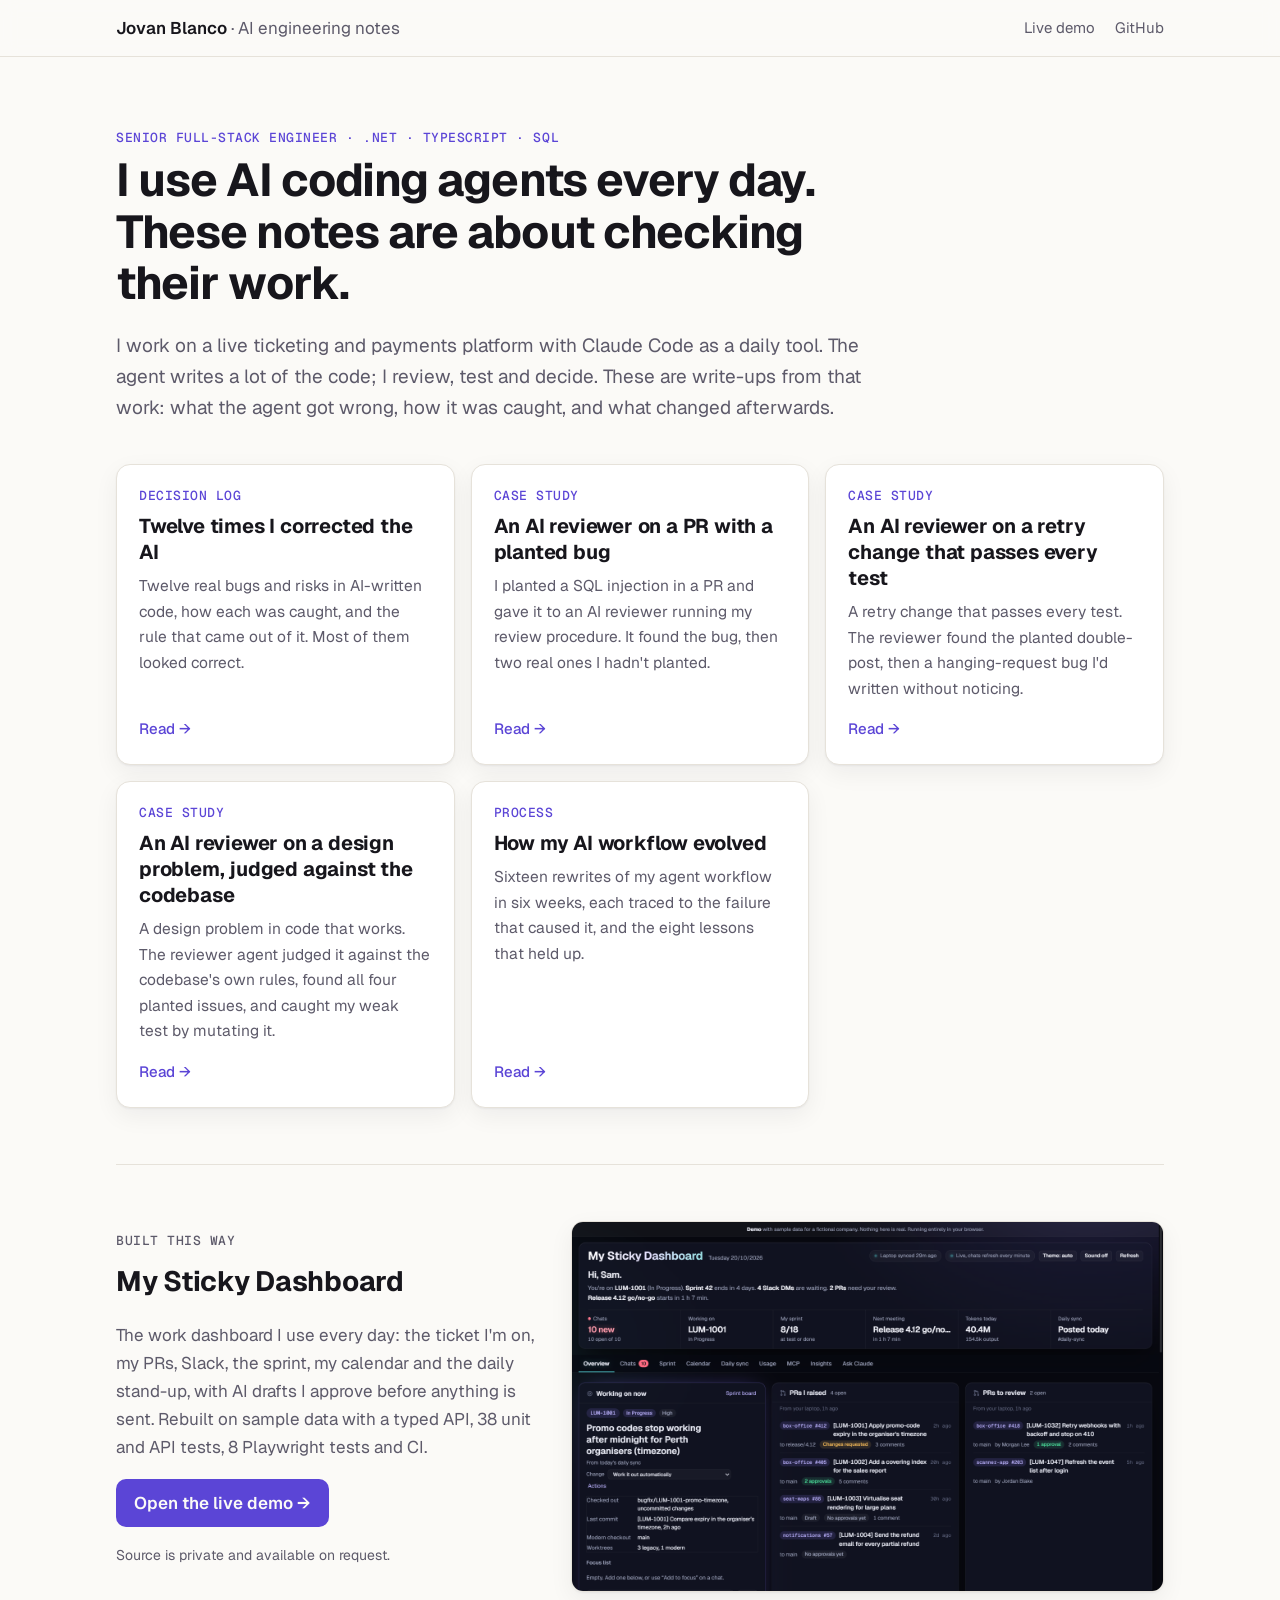
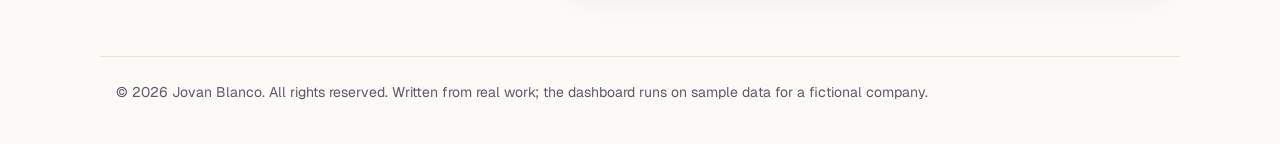
<file: index.html>
<!doctype html>
<html lang="en-AU">
<head>
<meta charset="utf-8">
<meta name="viewport" content="width=device-width, initial-scale=1">
<title>AI engineering notes · Jovan Blanco</title>
<meta name="description" content="How a senior full-stack engineer works with AI coding agents on a production codebase, and checks what they produce.">
<meta property="og:title" content="AI engineering notes · Jovan Blanco">
<meta property="og:description" content="How a senior full-stack engineer works with AI coding agents on a production codebase, and checks what they produce.">
<link rel="icon" href="data:image/svg+xml,%3Csvg xmlns=%27http://www.w3.org/2000/svg%27 viewBox=%270 0 32 32%27%3E%3Crect width=%2732%27 height=%2732%27 rx=%278%27 fill=%27%235B45D6%27/%3E%3Cpath d=%27M10 22l6-12 6 12M12.5 17h7%27 fill=%27none%27 stroke=%27white%27 stroke-width=%273%27 stroke-linecap=%27round%27 stroke-linejoin=%27round%27/%3E%3C/svg%3E">
<link rel="preconnect" href="https://fonts.googleapis.com">
<link rel="preconnect" href="https://fonts.gstatic.com" crossorigin>
<link rel="stylesheet" href="https://fonts.googleapis.com/css2?family=Geist:wght@400;500;600;700&family=Geist+Mono:wght@400;500&display=swap">
<link rel="stylesheet" href="style.css">
</head>
<body class="home">
<header class="bar"><div class="wrap">
  <a class="brand" href="./">Jovan Blanco <span>· AI engineering notes</span></a>
  <nav><a href="https://jovanmb.github.io/my-sticky-dashboard-demo/">Live demo</a><a href="https://github.com/jovanmb">GitHub</a></nav>
</div></header>
<main class="wrap">
<section class="hero">
  <p class="kicker">Senior full-stack engineer · .NET · TypeScript · SQL</p>
  <h1>I use AI coding agents every day. These notes are about checking their work.</h1>
  <p class="lede">I work on a live ticketing and payments platform with Claude Code as a daily tool. The agent writes a lot of the code; I review, test and decide. These are write-ups from that work: what the agent got wrong, how it was caught, and what changed afterwards.</p>
</section>
<section class="cards">
<a class="card" href="decisions.html"><span class="kicker">Decision log</span><h3>Twelve times I corrected the AI</h3><p>Twelve real bugs and risks in AI-written code, how each was caught, and the rule that came out of it. Most of them looked correct.</p><span class="more">Read →</span></a>
<a class="card" href="pr-review-case-study.html"><span class="kicker">Case study</span><h3>An AI reviewer on a PR with a planted bug</h3><p>I planted a SQL injection in a PR and gave it to an AI reviewer running my review procedure. It found the bug, then two real ones I hadn't planted.</p><span class="more">Read →</span></a>
<a class="card" href="retry-case-study.html"><span class="kicker">Case study</span><h3>An AI reviewer on a retry change that passes every test</h3><p>A retry change that passes every test. The reviewer found the planted double-post, then a hanging-request bug I'd written without noticing.</p><span class="more">Read →</span></a>
<a class="card" href="design-case-study.html"><span class="kicker">Case study</span><h3>An AI reviewer on a design problem, judged against the codebase</h3><p>A design problem in code that works. The reviewer agent judged it against the codebase's own rules, found all four planted issues, and caught my weak test by mutating it.</p><span class="more">Read →</span></a>
<a class="card" href="workflow-evolution.html"><span class="kicker">Process</span><h3>How my AI workflow evolved</h3><p>Sixteen rewrites of my agent workflow in six weeks, each traced to the failure that caused it, and the eight lessons that held up.</p><span class="more">Read →</span></a>
</section>
<section class="demo">
  <div class="demo-copy">
    <p class="kicker">Built this way</p>
    <h2>My Sticky Dashboard</h2>
    <p>The work dashboard I use every day: the ticket I'm on, my PRs, Slack, the sprint, my calendar and the daily stand-up, with AI drafts I approve before anything is sent. Rebuilt on sample data with a typed API, 38 unit and API tests, 8 Playwright tests and CI.</p>
    <p><a class="btn" href="https://jovanmb.github.io/my-sticky-dashboard-demo/">Open the live demo →</a></p>
    <p class="note">Source is private and available on request.</p>
  </div>
  <a class="shot" href="https://jovanmb.github.io/my-sticky-dashboard-demo/"><img src="dashboard.png" width="1440" height="900" alt="My Sticky Dashboard: overview with the current ticket, PRs raised and PRs to review"></a>
</section>
</main>
<footer class="wrap foot">© 2026 Jovan Blanco. All rights reserved. Written from real work; the dashboard runs on sample data for a fictional company.</footer>
</body>
</html>
</file>
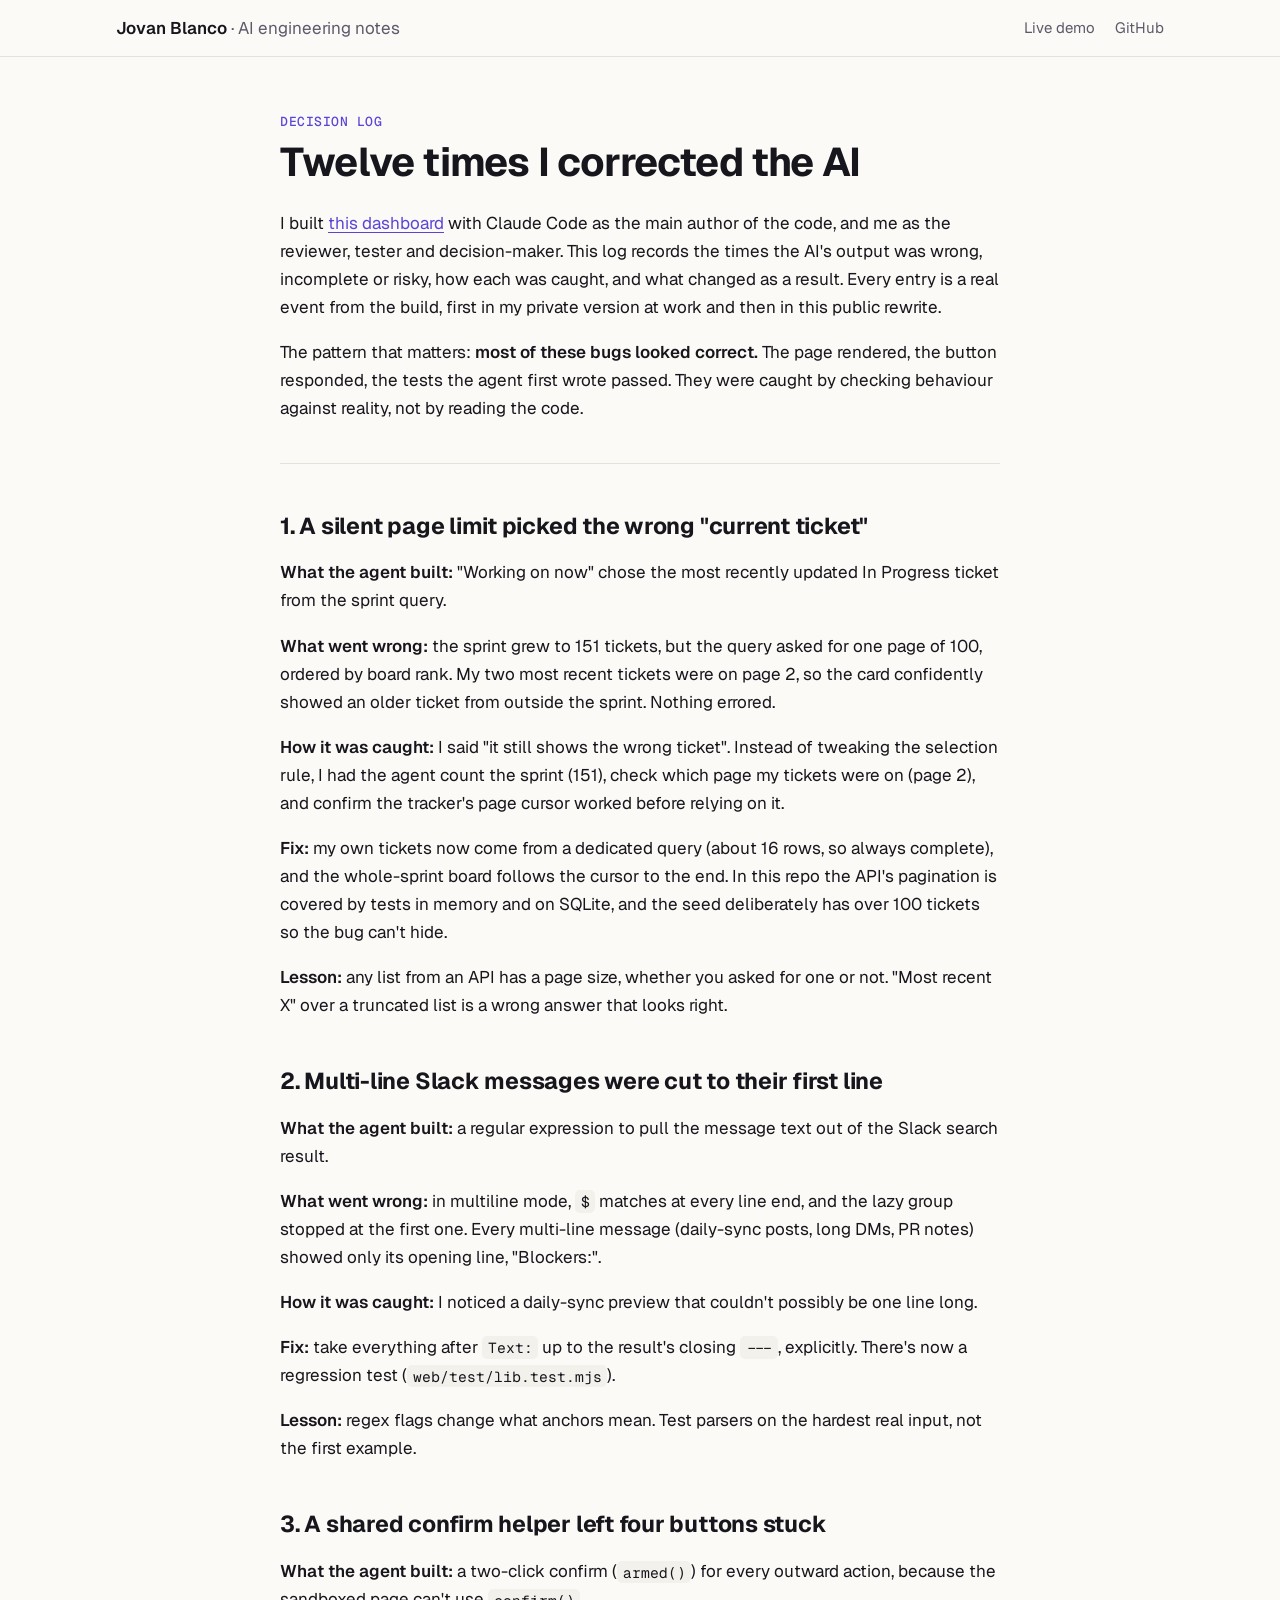
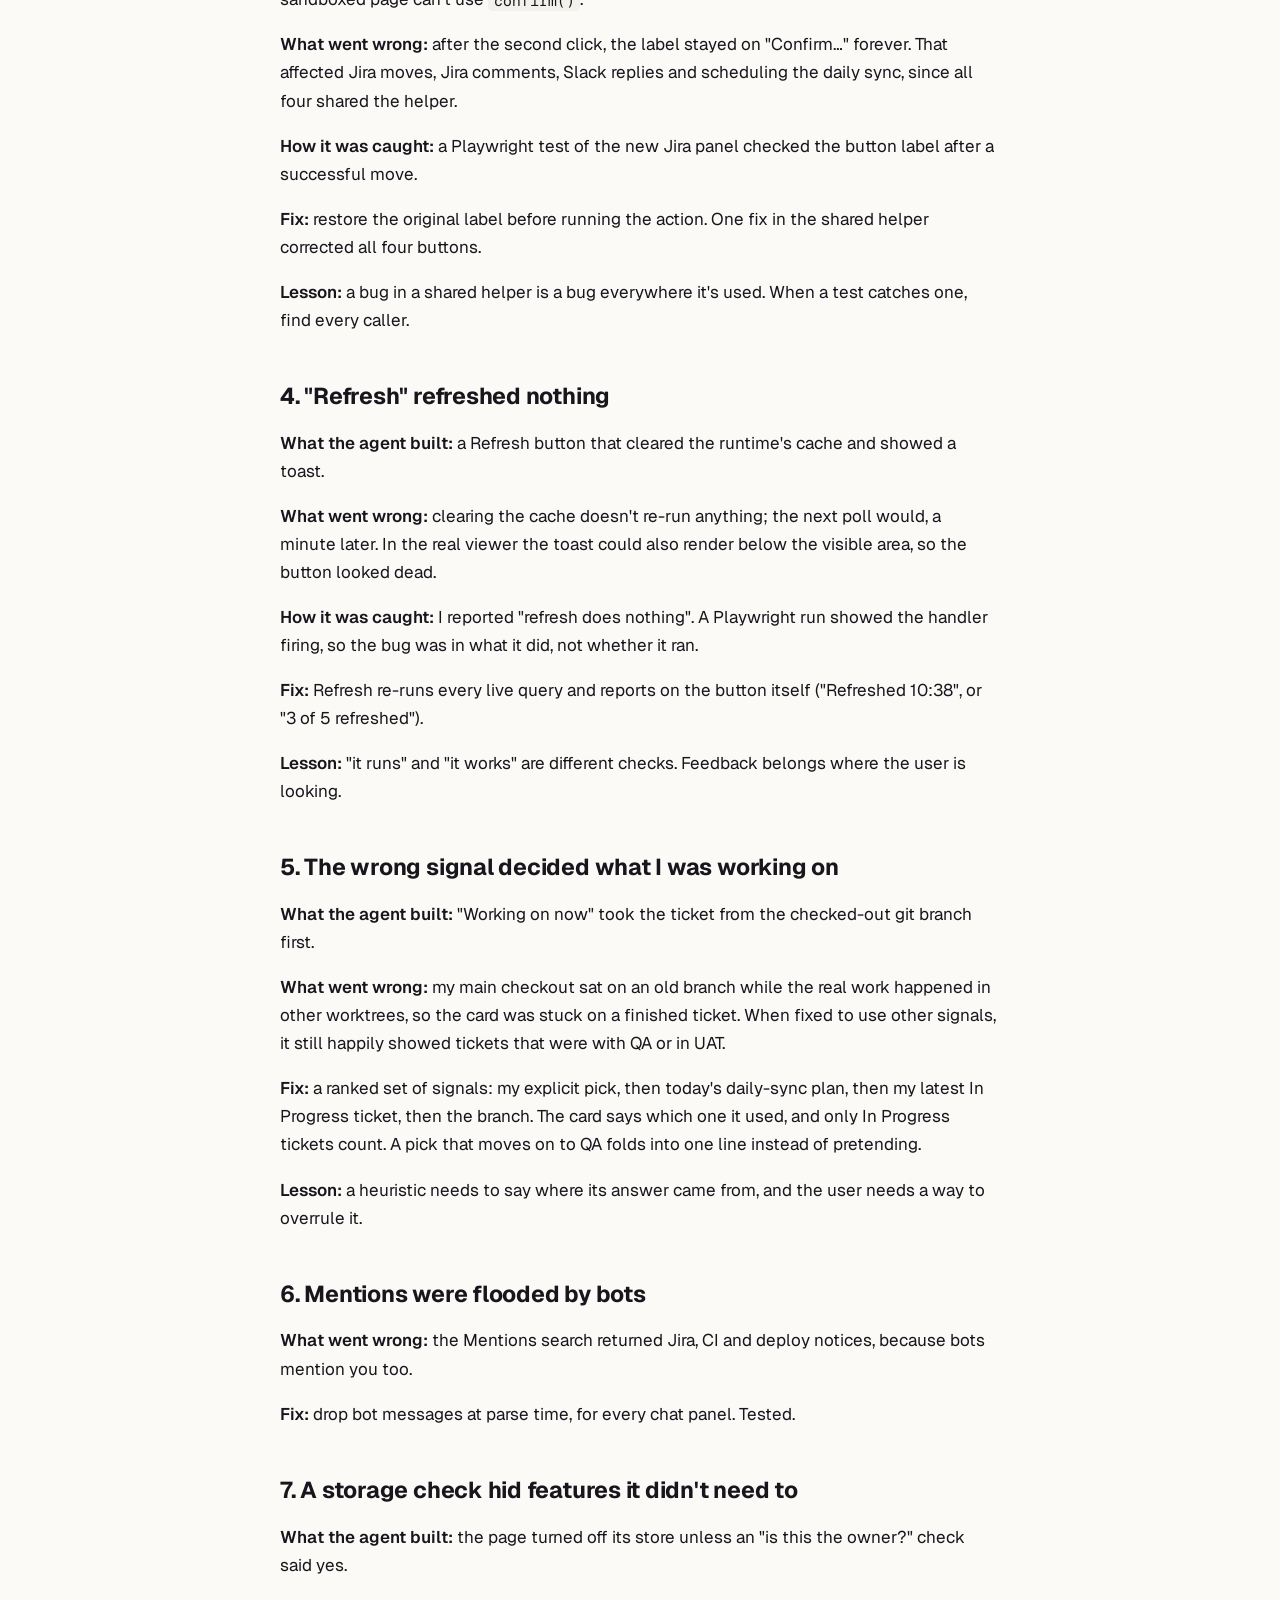
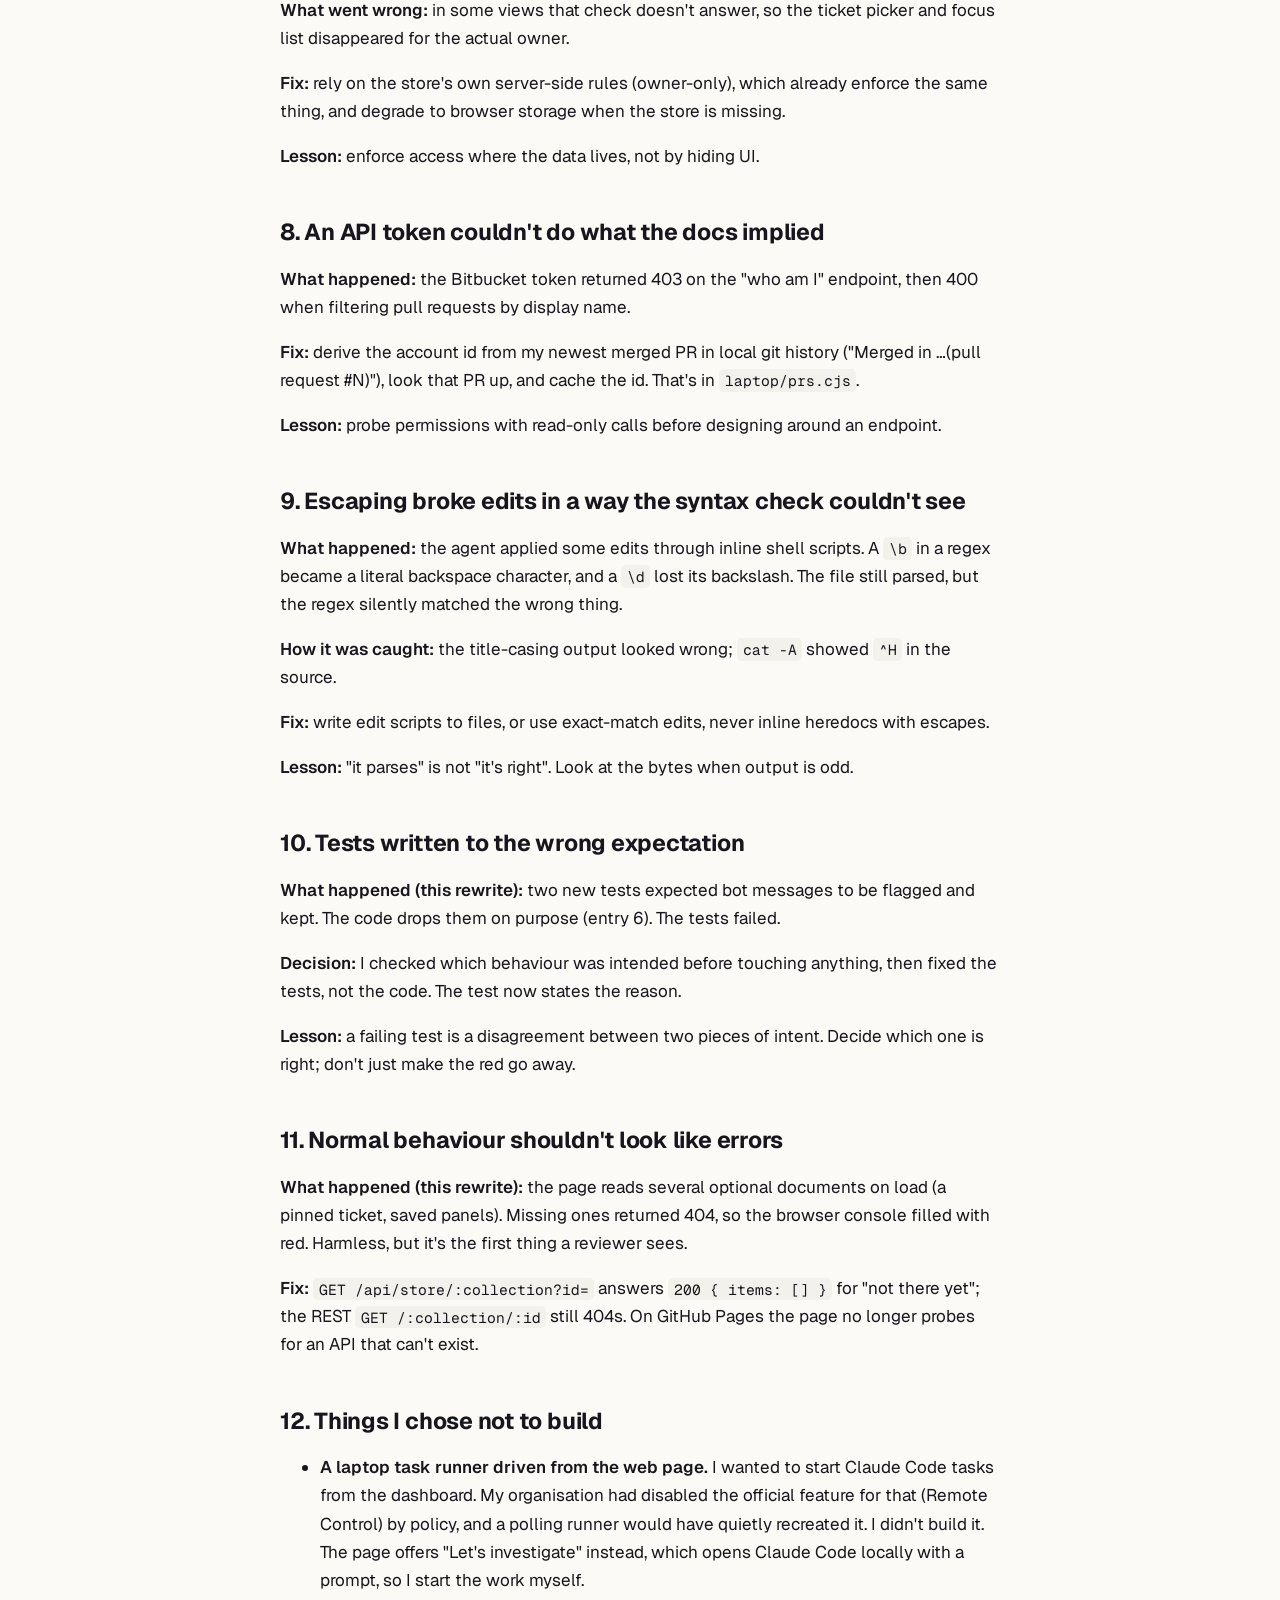
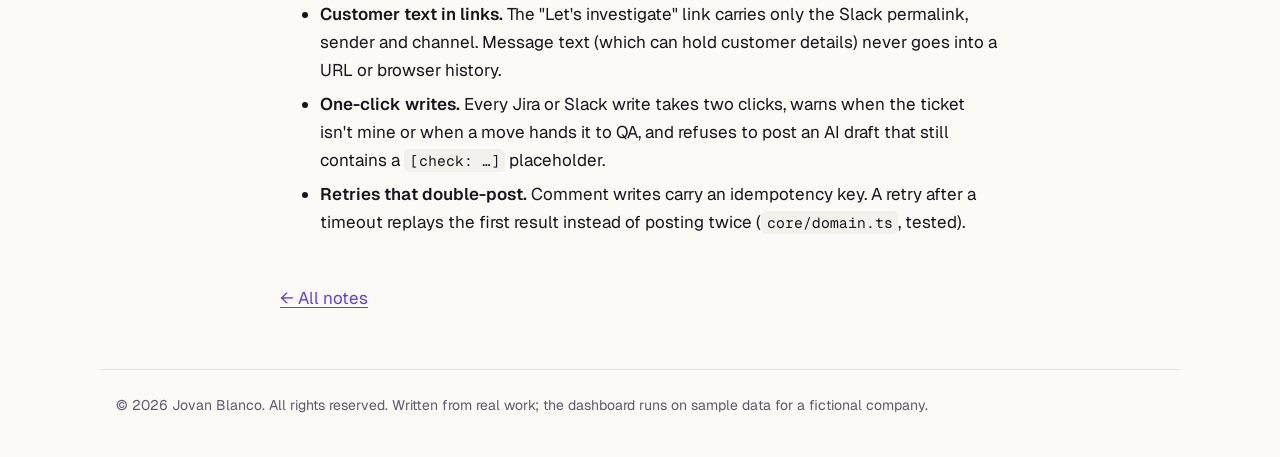
<file: decisions.html>
<!doctype html>
<html lang="en-AU">
<head>
<meta charset="utf-8">
<meta name="viewport" content="width=device-width, initial-scale=1">
<title>Twelve times I corrected the AI · Jovan Blanco</title>
<meta name="description" content="Twelve real bugs and risks in AI-written code, how each was caught, and the rule that came out of it. Most of them looked correct.">
<meta property="og:title" content="Twelve times I corrected the AI · Jovan Blanco">
<meta property="og:description" content="Twelve real bugs and risks in AI-written code, how each was caught, and the rule that came out of it. Most of them looked correct.">
<link rel="icon" href="data:image/svg+xml,%3Csvg xmlns=%27http://www.w3.org/2000/svg%27 viewBox=%270 0 32 32%27%3E%3Crect width=%2732%27 height=%2732%27 rx=%278%27 fill=%27%235B45D6%27/%3E%3Cpath d=%27M10 22l6-12 6 12M12.5 17h7%27 fill=%27none%27 stroke=%27white%27 stroke-width=%273%27 stroke-linecap=%27round%27 stroke-linejoin=%27round%27/%3E%3C/svg%3E">
<link rel="preconnect" href="https://fonts.googleapis.com">
<link rel="preconnect" href="https://fonts.gstatic.com" crossorigin>
<link rel="stylesheet" href="https://fonts.googleapis.com/css2?family=Geist:wght@400;500;600;700&family=Geist+Mono:wght@400;500&display=swap">
<link rel="stylesheet" href="style.css">
</head>
<body>
<header class="bar"><div class="wrap">
  <a class="brand" href="./">Jovan Blanco <span>· AI engineering notes</span></a>
  <nav><a href="https://jovanmb.github.io/my-sticky-dashboard-demo/">Live demo</a><a href="https://github.com/jovanmb">GitHub</a></nav>
</div></header>
<main class="wrap">
<article class="prose"><p class="kicker">Decision log</p><h1>Twelve times I corrected the AI</h1>
<p>I built <a rel="noopener" href="https://jovanmb.github.io/my-sticky-dashboard-demo/">this dashboard</a> with Claude Code as the main author of the code, and me as the reviewer, tester and decision-maker. This log records the times the AI&#39;s output was wrong, incomplete or risky, how each was caught, and what changed as a result. Every entry is a real event from the build, first in my private version at work and then in this public rewrite.</p>
<p>The pattern that matters: <strong>most of these bugs looked correct.</strong> The page rendered, the button responded, the tests the agent first wrote passed. They were caught by checking behaviour against reality, not by reading the code.</p>
<hr>
<h2>1. A silent page limit picked the wrong &quot;current ticket&quot;</h2>
<p><strong>What the agent built:</strong> &quot;Working on now&quot; chose the most recently updated In Progress ticket from the sprint query.</p>
<p><strong>What went wrong:</strong> the sprint grew to 151 tickets, but the query asked for one page of 100, ordered by board rank. My two most recent tickets were on page 2, so the card confidently showed an older ticket from outside the sprint. Nothing errored.</p>
<p><strong>How it was caught:</strong> I said &quot;it still shows the wrong ticket&quot;. Instead of tweaking the selection rule, I had the agent count the sprint (151), check which page my tickets were on (page 2), and confirm the tracker&#39;s page cursor worked before relying on it.</p>
<p><strong>Fix:</strong> my own tickets now come from a dedicated query (about 16 rows, so always complete), and the whole-sprint board follows the cursor to the end. In this repo the API&#39;s pagination is covered by tests in memory and on SQLite, and the seed deliberately has over 100 tickets so the bug can&#39;t hide.</p>
<p><strong>Lesson:</strong> any list from an API has a page size, whether you asked for one or not. &quot;Most recent X&quot; over a truncated list is a wrong answer that looks right.</p>
<h2>2. Multi-line Slack messages were cut to their first line</h2>
<p><strong>What the agent built:</strong> a regular expression to pull the message text out of the Slack search result.</p>
<p><strong>What went wrong:</strong> in multiline mode, <code>$</code> matches at every line end, and the lazy group stopped at the first one. Every multi-line message (daily-sync posts, long DMs, PR notes) showed only its opening line, &quot;Blockers:&quot;.</p>
<p><strong>How it was caught:</strong> I noticed a daily-sync preview that couldn&#39;t possibly be one line long.</p>
<p><strong>Fix:</strong> take everything after <code>Text:</code> up to the result&#39;s closing <code>---</code>, explicitly. There&#39;s now a regression test (<code>web/test/lib.test.mjs</code>).</p>
<p><strong>Lesson:</strong> regex flags change what anchors mean. Test parsers on the hardest real input, not the first example.</p>
<h2>3. A shared confirm helper left four buttons stuck</h2>
<p><strong>What the agent built:</strong> a two-click confirm (<code>armed()</code>) for every outward action, because the sandboxed page can&#39;t use <code>confirm()</code>.</p>
<p><strong>What went wrong:</strong> after the second click, the label stayed on &quot;Confirm…&quot; forever. That affected Jira moves, Jira comments, Slack replies and scheduling the daily sync, since all four shared the helper.</p>
<p><strong>How it was caught:</strong> a Playwright test of the new Jira panel checked the button label after a successful move.</p>
<p><strong>Fix:</strong> restore the original label before running the action. One fix in the shared helper corrected all four buttons.</p>
<p><strong>Lesson:</strong> a bug in a shared helper is a bug everywhere it&#39;s used. When a test catches one, find every caller.</p>
<h2>4. &quot;Refresh&quot; refreshed nothing</h2>
<p><strong>What the agent built:</strong> a Refresh button that cleared the runtime&#39;s cache and showed a toast.</p>
<p><strong>What went wrong:</strong> clearing the cache doesn&#39;t re-run anything; the next poll would, a minute later. In the real viewer the toast could also render below the visible area, so the button looked dead.</p>
<p><strong>How it was caught:</strong> I reported &quot;refresh does nothing&quot;. A Playwright run showed the handler firing, so the bug was in what it did, not whether it ran.</p>
<p><strong>Fix:</strong> Refresh re-runs every live query and reports on the button itself (&quot;Refreshed 10:38&quot;, or &quot;3 of 5 refreshed&quot;).</p>
<p><strong>Lesson:</strong> &quot;it runs&quot; and &quot;it works&quot; are different checks. Feedback belongs where the user is looking.</p>
<h2>5. The wrong signal decided what I was working on</h2>
<p><strong>What the agent built:</strong> &quot;Working on now&quot; took the ticket from the checked-out git branch first.</p>
<p><strong>What went wrong:</strong> my main checkout sat on an old branch while the real work happened in other worktrees, so the card was stuck on a finished ticket. When fixed to use other signals, it still happily showed tickets that were with QA or in UAT.</p>
<p><strong>Fix:</strong> a ranked set of signals: my explicit pick, then today&#39;s daily-sync plan, then my latest In Progress ticket, then the branch. The card says which one it used, and only In Progress tickets count. A pick that moves on to QA folds into one line instead of pretending.</p>
<p><strong>Lesson:</strong> a heuristic needs to say where its answer came from, and the user needs a way to overrule it.</p>
<h2>6. Mentions were flooded by bots</h2>
<p><strong>What went wrong:</strong> the Mentions search returned Jira, CI and deploy notices, because bots mention you too.</p>
<p><strong>Fix:</strong> drop bot messages at parse time, for every chat panel. Tested.</p>
<h2>7. A storage check hid features it didn&#39;t need to</h2>
<p><strong>What the agent built:</strong> the page turned off its store unless an &quot;is this the owner?&quot; check said yes.</p>
<p><strong>What went wrong:</strong> in some views that check doesn&#39;t answer, so the ticket picker and focus list disappeared for the actual owner.</p>
<p><strong>Fix:</strong> rely on the store&#39;s own server-side rules (owner-only), which already enforce the same thing, and degrade to browser storage when the store is missing.</p>
<p><strong>Lesson:</strong> enforce access where the data lives, not by hiding UI.</p>
<h2>8. An API token couldn&#39;t do what the docs implied</h2>
<p><strong>What happened:</strong> the Bitbucket token returned 403 on the &quot;who am I&quot; endpoint, then 400 when filtering pull requests by display name.</p>
<p><strong>Fix:</strong> derive the account id from my newest merged PR in local git history (&quot;Merged in …(pull request #N)&quot;), look that PR up, and cache the id. That&#39;s in <code>laptop/prs.cjs</code>.</p>
<p><strong>Lesson:</strong> probe permissions with read-only calls before designing around an endpoint.</p>
<h2>9. Escaping broke edits in a way the syntax check couldn&#39;t see</h2>
<p><strong>What happened:</strong> the agent applied some edits through inline shell scripts. A <code>\b</code> in a regex became a literal backspace character, and a <code>\d</code> lost its backslash. The file still parsed, but the regex silently matched the wrong thing.</p>
<p><strong>How it was caught:</strong> the title-casing output looked wrong; <code>cat -A</code> showed <code>^H</code> in the source.</p>
<p><strong>Fix:</strong> write edit scripts to files, or use exact-match edits, never inline heredocs with escapes.</p>
<p><strong>Lesson:</strong> &quot;it parses&quot; is not &quot;it&#39;s right&quot;. Look at the bytes when output is odd.</p>
<h2>10. Tests written to the wrong expectation</h2>
<p><strong>What happened (this rewrite):</strong> two new tests expected bot messages to be flagged and kept. The code drops them on purpose (entry 6). The tests failed.</p>
<p><strong>Decision:</strong> I checked which behaviour was intended before touching anything, then fixed the tests, not the code. The test now states the reason.</p>
<p><strong>Lesson:</strong> a failing test is a disagreement between two pieces of intent. Decide which one is right; don&#39;t just make the red go away.</p>
<h2>11. Normal behaviour shouldn&#39;t look like errors</h2>
<p><strong>What happened (this rewrite):</strong> the page reads several optional documents on load (a pinned ticket, saved panels). Missing ones returned 404, so the browser console filled with red. Harmless, but it&#39;s the first thing a reviewer sees.</p>
<p><strong>Fix:</strong> <code>GET /api/store/:collection?id=</code> answers <code>200 { items: [] }</code> for &quot;not there yet&quot;; the REST <code>GET /:collection/:id</code> still 404s. On GitHub Pages the page no longer probes for an API that can&#39;t exist.</p>
<h2>12. Things I chose not to build</h2>
<ul>
<li><strong>A laptop task runner driven from the web page.</strong> I wanted to start Claude Code tasks from the dashboard. My organisation had disabled the official feature for that (Remote Control) by policy, and a polling runner would have quietly recreated it. I didn&#39;t build it. The page offers &quot;Let&#39;s investigate&quot; instead, which opens Claude Code locally with a prompt, so I start the work myself.</li>
<li><strong>Customer text in links.</strong> The &quot;Let&#39;s investigate&quot; link carries only the Slack permalink, sender and channel. Message text (which can hold customer details) never goes into a URL or browser history.</li>
<li><strong>One-click writes.</strong> Every Jira or Slack write takes two clicks, warns when the ticket isn&#39;t mine or when a move hands it to QA, and refuses to post an AI draft that still contains a <code>[check: …]</code> placeholder.</li>
<li><strong>Retries that double-post.</strong> Comment writes carry an idempotency key. A retry after a timeout replays the first result instead of posting twice (<code>core/domain.ts</code>, tested).</li>
</ul>
<p class="back"><a href="./">← All notes</a></p></article>
</main>
<footer class="wrap foot">© 2026 Jovan Blanco. All rights reserved. Written from real work; the dashboard runs on sample data for a fictional company.</footer>
</body>
</html>
</file>
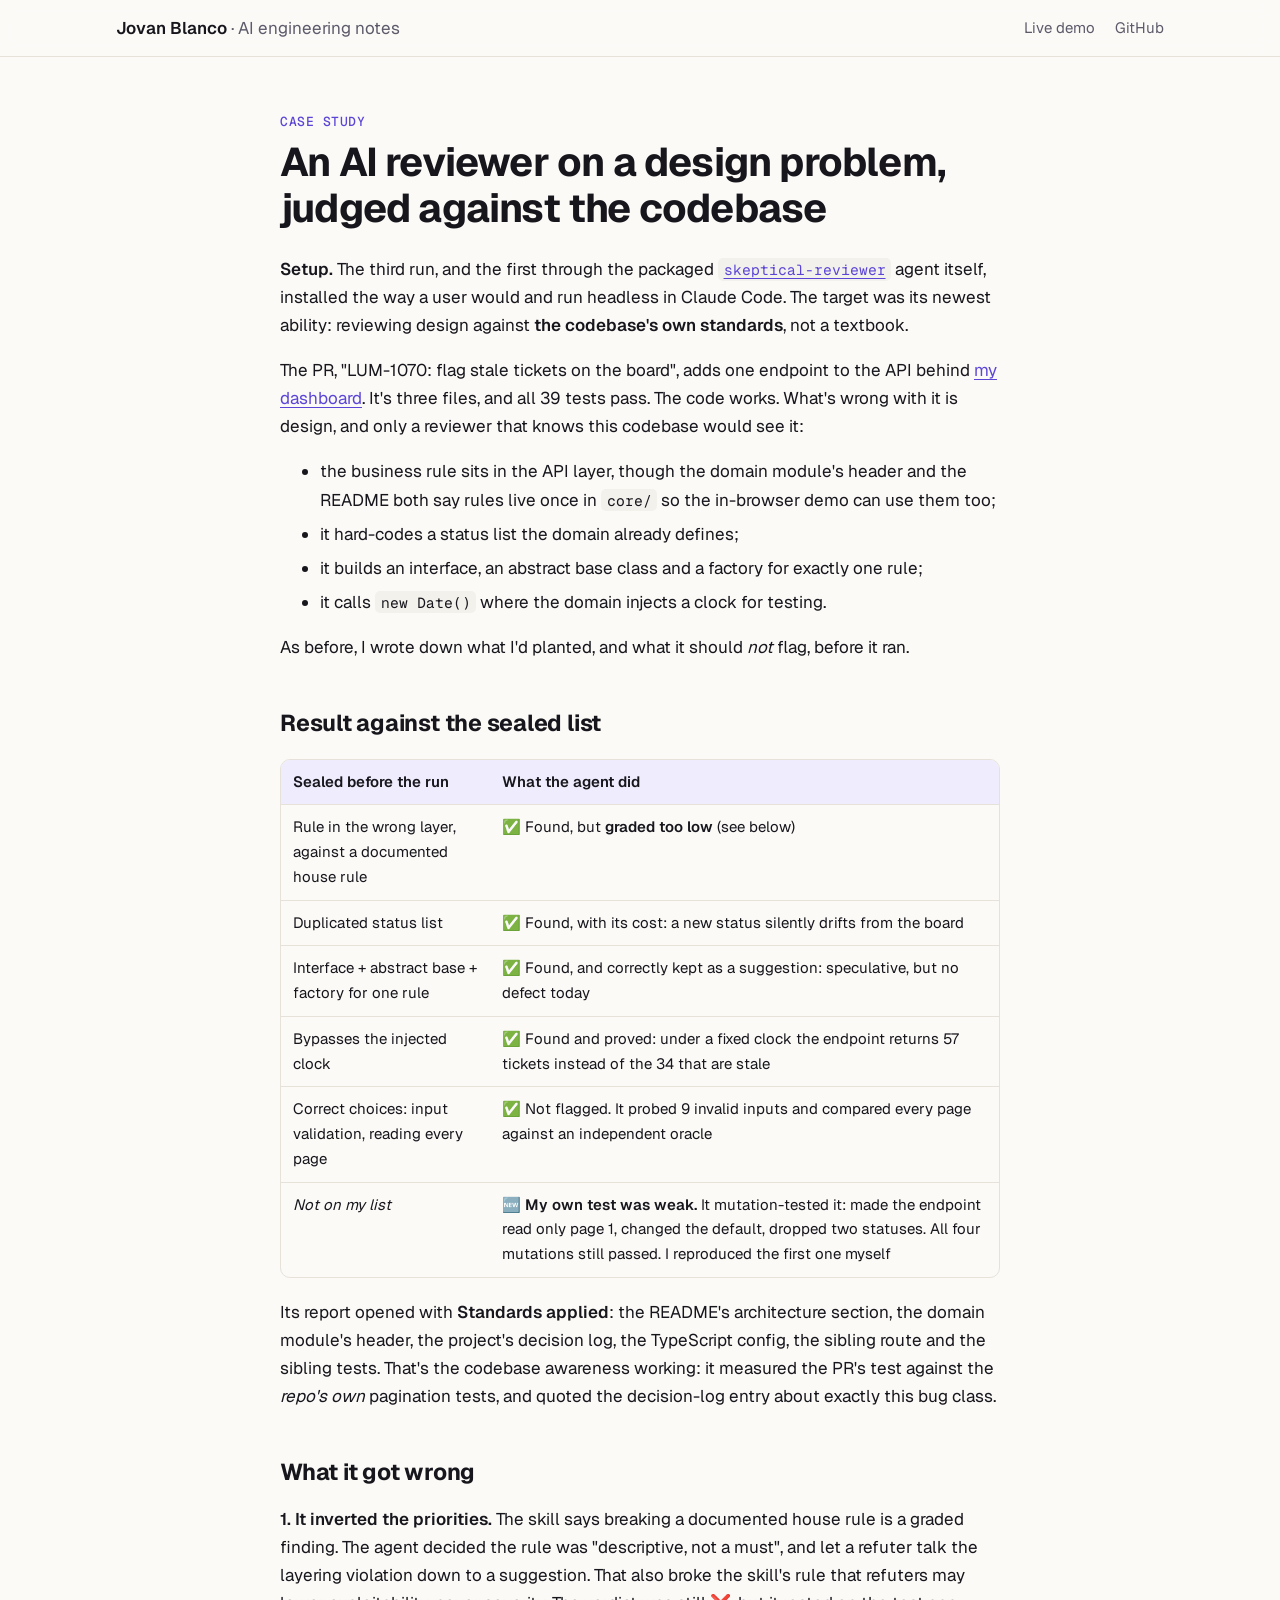
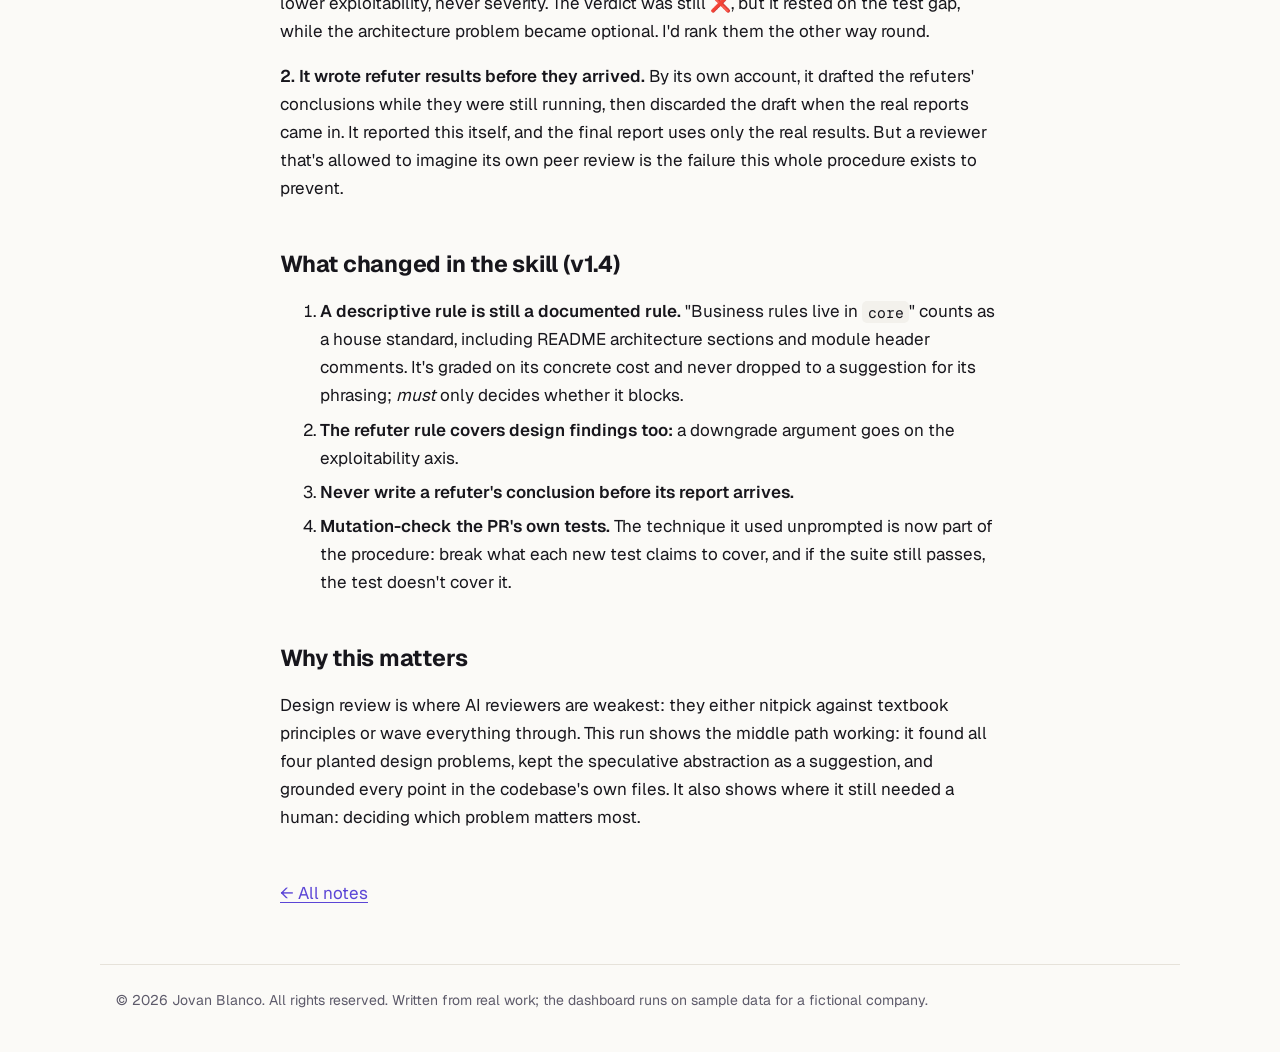
<file: design-case-study.html>
<!doctype html>
<html lang="en-AU">
<head>
<meta charset="utf-8">
<meta name="viewport" content="width=device-width, initial-scale=1">
<title>An AI reviewer on a design problem, judged against the codebase · Jovan Blanco</title>
<meta name="description" content="A design problem in code that works. The reviewer agent judged it against the codebase's own rules, found all four planted issues, and caught my weak test by mutating it.">
<meta property="og:title" content="An AI reviewer on a design problem, judged against the codebase · Jovan Blanco">
<meta property="og:description" content="A design problem in code that works. The reviewer agent judged it against the codebase's own rules, found all four planted issues, and caught my weak test by mutating it.">
<link rel="icon" href="data:image/svg+xml,%3Csvg xmlns=%27http://www.w3.org/2000/svg%27 viewBox=%270 0 32 32%27%3E%3Crect width=%2732%27 height=%2732%27 rx=%278%27 fill=%27%235B45D6%27/%3E%3Cpath d=%27M10 22l6-12 6 12M12.5 17h7%27 fill=%27none%27 stroke=%27white%27 stroke-width=%273%27 stroke-linecap=%27round%27 stroke-linejoin=%27round%27/%3E%3C/svg%3E">
<link rel="preconnect" href="https://fonts.googleapis.com">
<link rel="preconnect" href="https://fonts.gstatic.com" crossorigin>
<link rel="stylesheet" href="https://fonts.googleapis.com/css2?family=Geist:wght@400;500;600;700&family=Geist+Mono:wght@400;500&display=swap">
<link rel="stylesheet" href="style.css">
</head>
<body>
<header class="bar"><div class="wrap">
  <a class="brand" href="./">Jovan Blanco <span>· AI engineering notes</span></a>
  <nav><a href="https://jovanmb.github.io/my-sticky-dashboard-demo/">Live demo</a><a href="https://github.com/jovanmb">GitHub</a></nav>
</div></header>
<main class="wrap">
<article class="prose"><p class="kicker">Case study</p><h1>An AI reviewer on a design problem, judged against the codebase</h1>
<p><strong>Setup.</strong> The third run, and the first through the packaged <a rel="noopener" href="https://github.com/jovanmb/claude-code-pr-review"><code>skeptical-reviewer</code></a> agent itself, installed the way a user would and run headless in Claude Code. The target was its newest ability: reviewing design against <strong>the codebase&#39;s own standards</strong>, not a textbook.</p>
<p>The PR, &quot;LUM-1070: flag stale tickets on the board&quot;, adds one endpoint to the API behind <a rel="noopener" href="https://jovanmb.github.io/my-sticky-dashboard-demo/">my dashboard</a>. It&#39;s three files, and all 39 tests pass. The code works. What&#39;s wrong with it is design, and only a reviewer that knows this codebase would see it:</p>
<ul>
<li>the business rule sits in the API layer, though the domain module&#39;s header and the README both say rules live once in <code>core/</code> so the in-browser demo can use them too;</li>
<li>it hard-codes a status list the domain already defines;</li>
<li>it builds an interface, an abstract base class and a factory for exactly one rule;</li>
<li>it calls <code>new Date()</code> where the domain injects a clock for testing.</li>
</ul>
<p>As before, I wrote down what I&#39;d planted, and what it should <em>not</em> flag, before it ran.</p>
<h2>Result against the sealed list</h2>
<div class="tbl"><table>
<thead>
<tr>
<th>Sealed before the run</th>
<th>What the agent did</th>
</tr>
</thead>
<tbody><tr>
<td>Rule in the wrong layer, against a documented house rule</td>
<td>✅ Found, but <strong>graded too low</strong> (see below)</td>
</tr>
<tr>
<td>Duplicated status list</td>
<td>✅ Found, with its cost: a new status silently drifts from the board</td>
</tr>
<tr>
<td>Interface + abstract base + factory for one rule</td>
<td>✅ Found, and correctly kept as a suggestion: speculative, but no defect today</td>
</tr>
<tr>
<td>Bypasses the injected clock</td>
<td>✅ Found and proved: under a fixed clock the endpoint returns 57 tickets instead of the 34 that are stale</td>
</tr>
<tr>
<td>Correct choices: input validation, reading every page</td>
<td>✅ Not flagged. It probed 9 invalid inputs and compared every page against an independent oracle</td>
</tr>
<tr>
<td><em>Not on my list</em></td>
<td>🆕 <strong>My own test was weak.</strong> It mutation-tested it: made the endpoint read only page 1, changed the default, dropped two statuses. All four mutations still passed. I reproduced the first one myself</td>
</tr>
</tbody></table></div>
<p>Its report opened with <strong>Standards applied</strong>: the README&#39;s architecture section, the domain module&#39;s header, the project&#39;s decision log, the TypeScript config, the sibling route and the sibling tests. That&#39;s the codebase awareness working: it measured the PR&#39;s test against the <em>repo&#39;s own</em> pagination tests, and quoted the decision-log entry about exactly this bug class.</p>
<h2>What it got wrong</h2>
<p><strong>1. It inverted the priorities.</strong> The skill says breaking a documented house rule is a graded finding. The agent decided the rule was &quot;descriptive, not a must&quot;, and let a refuter talk the layering violation down to a suggestion. That also broke the skill&#39;s rule that refuters may lower exploitability, never severity. The verdict was still ❌, but it rested on the test gap, while the architecture problem became optional. I&#39;d rank them the other way round.</p>
<p><strong>2. It wrote refuter results before they arrived.</strong> By its own account, it drafted the refuters&#39; conclusions while they were still running, then discarded the draft when the real reports came in. It reported this itself, and the final report uses only the real results. But a reviewer that&#39;s allowed to imagine its own peer review is the failure this whole procedure exists to prevent.</p>
<h2>What changed in the skill (v1.4)</h2>
<ol>
<li><strong>A descriptive rule is still a documented rule.</strong> &quot;Business rules live in <code>core</code>&quot; counts as a house standard, including README architecture sections and module header comments. It&#39;s graded on its concrete cost and never dropped to a suggestion for its phrasing; <em>must</em> only decides whether it blocks.</li>
<li><strong>The refuter rule covers design findings too:</strong> a downgrade argument goes on the exploitability axis.</li>
<li><strong>Never write a refuter&#39;s conclusion before its report arrives.</strong></li>
<li><strong>Mutation-check the PR&#39;s own tests.</strong> The technique it used unprompted is now part of the procedure: break what each new test claims to cover, and if the suite still passes, the test doesn&#39;t cover it.</li>
</ol>
<h2>Why this matters</h2>
<p>Design review is where AI reviewers are weakest: they either nitpick against textbook principles or wave everything through. This run shows the middle path working: it found all four planted design problems, kept the speculative abstraction as a suggestion, and grounded every point in the codebase&#39;s own files. It also shows where it still needed a human: deciding which problem matters most.</p>
<p class="back"><a href="./">← All notes</a></p></article>
</main>
<footer class="wrap foot">© 2026 Jovan Blanco. All rights reserved. Written from real work; the dashboard runs on sample data for a fictional company.</footer>
</body>
</html>
</file>
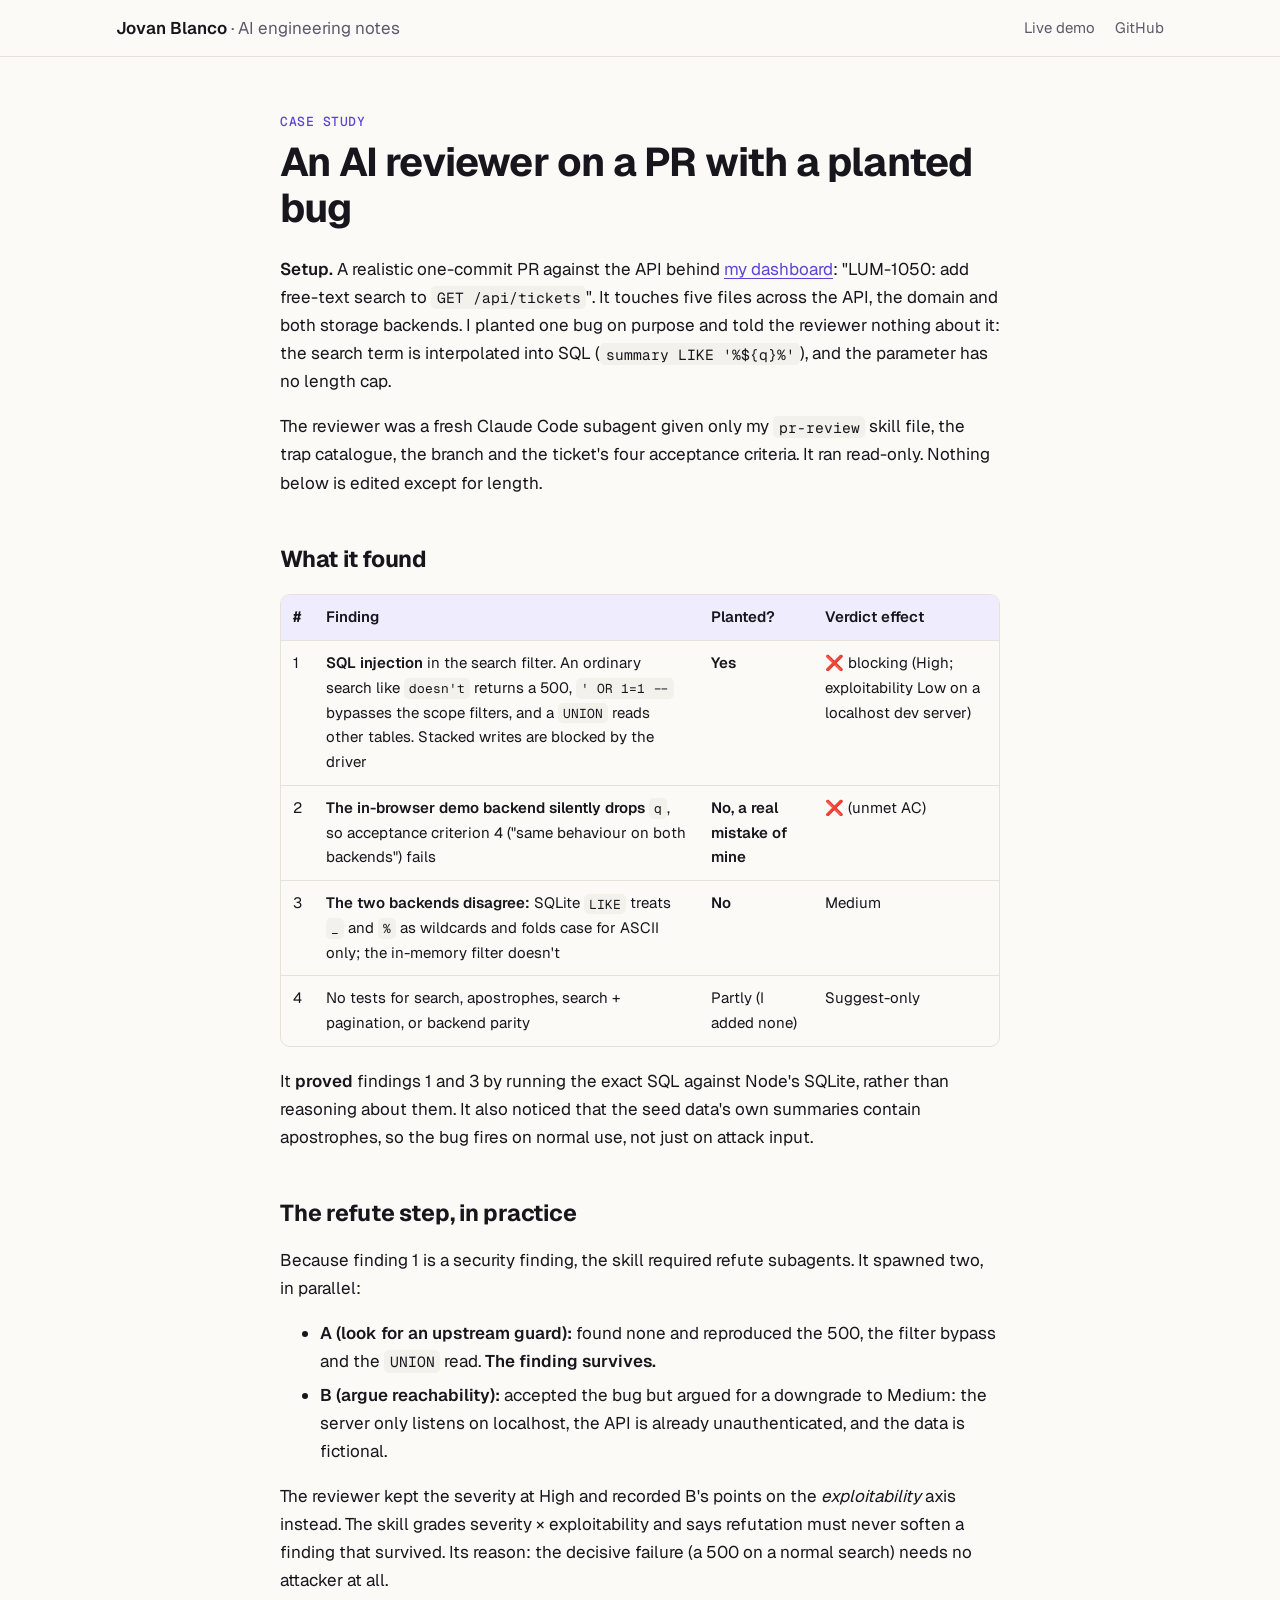
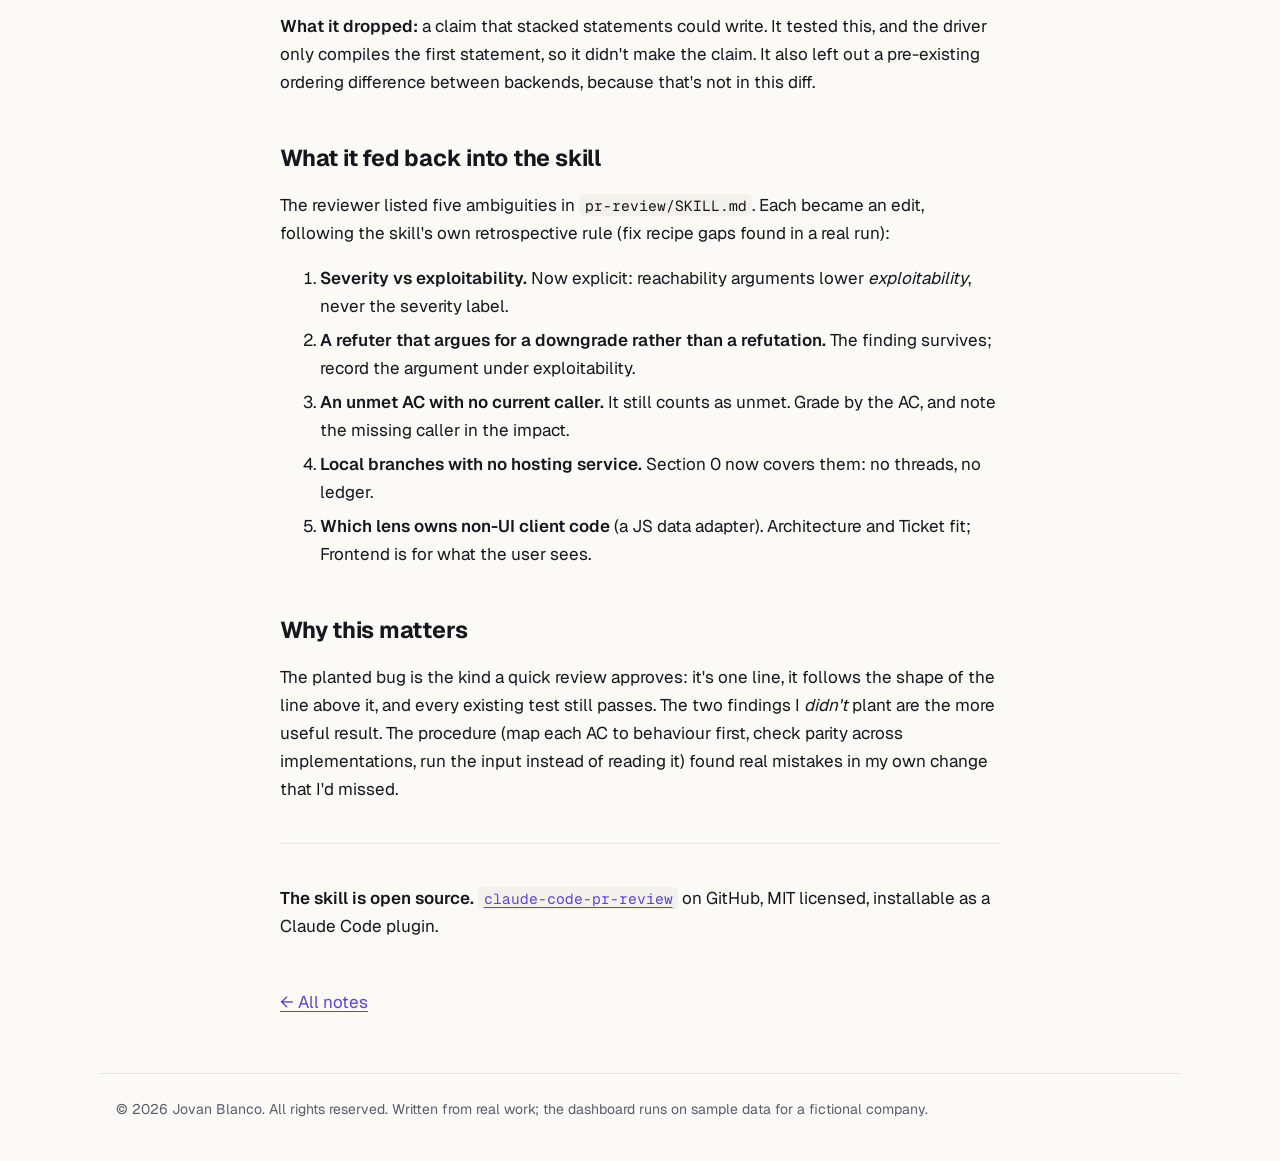
<file: pr-review-case-study.html>
<!doctype html>
<html lang="en-AU">
<head>
<meta charset="utf-8">
<meta name="viewport" content="width=device-width, initial-scale=1">
<title>An AI reviewer on a PR with a planted bug · Jovan Blanco</title>
<meta name="description" content="I planted a SQL injection in a PR and gave it to an AI reviewer running my review procedure. It found the bug, then two real ones I hadn't planted.">
<meta property="og:title" content="An AI reviewer on a PR with a planted bug · Jovan Blanco">
<meta property="og:description" content="I planted a SQL injection in a PR and gave it to an AI reviewer running my review procedure. It found the bug, then two real ones I hadn't planted.">
<link rel="icon" href="data:image/svg+xml,%3Csvg xmlns=%27http://www.w3.org/2000/svg%27 viewBox=%270 0 32 32%27%3E%3Crect width=%2732%27 height=%2732%27 rx=%278%27 fill=%27%235B45D6%27/%3E%3Cpath d=%27M10 22l6-12 6 12M12.5 17h7%27 fill=%27none%27 stroke=%27white%27 stroke-width=%273%27 stroke-linecap=%27round%27 stroke-linejoin=%27round%27/%3E%3C/svg%3E">
<link rel="preconnect" href="https://fonts.googleapis.com">
<link rel="preconnect" href="https://fonts.gstatic.com" crossorigin>
<link rel="stylesheet" href="https://fonts.googleapis.com/css2?family=Geist:wght@400;500;600;700&family=Geist+Mono:wght@400;500&display=swap">
<link rel="stylesheet" href="style.css">
</head>
<body>
<header class="bar"><div class="wrap">
  <a class="brand" href="./">Jovan Blanco <span>· AI engineering notes</span></a>
  <nav><a href="https://jovanmb.github.io/my-sticky-dashboard-demo/">Live demo</a><a href="https://github.com/jovanmb">GitHub</a></nav>
</div></header>
<main class="wrap">
<article class="prose"><p class="kicker">Case study</p><h1>An AI reviewer on a PR with a planted bug</h1>
<p><strong>Setup.</strong> A realistic one-commit PR against the API behind <a rel="noopener" href="https://jovanmb.github.io/my-sticky-dashboard-demo/">my dashboard</a>: &quot;LUM-1050: add free-text search to <code>GET /api/tickets</code>&quot;. It touches five files across the API, the domain and both storage backends. I planted one bug on purpose and told the reviewer nothing about it: the search term is interpolated into SQL (<code>summary LIKE &#39;%${q}%&#39;</code>), and the parameter has no length cap.</p>
<p>The reviewer was a fresh Claude Code subagent given only my <code>pr-review</code> skill file, the trap catalogue, the branch and the ticket&#39;s four acceptance criteria. It ran read-only. Nothing below is edited except for length.</p>
<h2>What it found</h2>
<div class="tbl"><table>
<thead>
<tr>
<th>#</th>
<th>Finding</th>
<th>Planted?</th>
<th>Verdict effect</th>
</tr>
</thead>
<tbody><tr>
<td>1</td>
<td><strong>SQL injection</strong> in the search filter. An ordinary search like <code>doesn&#39;t</code> returns a 500, <code>&#39; OR 1=1 --</code> bypasses the scope filters, and a <code>UNION</code> reads other tables. Stacked writes are blocked by the driver</td>
<td><strong>Yes</strong></td>
<td>❌ blocking (High; exploitability Low on a localhost dev server)</td>
</tr>
<tr>
<td>2</td>
<td><strong>The in-browser demo backend silently drops <code>q</code></strong>, so acceptance criterion 4 (&quot;same behaviour on both backends&quot;) fails</td>
<td><strong>No, a real mistake of mine</strong></td>
<td>❌ (unmet AC)</td>
</tr>
<tr>
<td>3</td>
<td><strong>The two backends disagree:</strong> SQLite <code>LIKE</code> treats <code>_</code> and <code>%</code> as wildcards and folds case for ASCII only; the in-memory filter doesn&#39;t</td>
<td><strong>No</strong></td>
<td>Medium</td>
</tr>
<tr>
<td>4</td>
<td>No tests for search, apostrophes, search + pagination, or backend parity</td>
<td>Partly (I added none)</td>
<td>Suggest-only</td>
</tr>
</tbody></table></div>
<p>It <strong>proved</strong> findings 1 and 3 by running the exact SQL against Node&#39;s SQLite, rather than reasoning about them. It also noticed that the seed data&#39;s own summaries contain apostrophes, so the bug fires on normal use, not just on attack input.</p>
<h2>The refute step, in practice</h2>
<p>Because finding 1 is a security finding, the skill required refute subagents. It spawned two, in parallel:</p>
<ul>
<li><strong>A (look for an upstream guard):</strong> found none and reproduced the 500, the filter bypass and the <code>UNION</code> read. <strong>The finding survives.</strong></li>
<li><strong>B (argue reachability):</strong> accepted the bug but argued for a downgrade to Medium: the server only listens on localhost, the API is already unauthenticated, and the data is fictional.</li>
</ul>
<p>The reviewer kept the severity at High and recorded B&#39;s points on the <em>exploitability</em> axis instead. The skill grades severity × exploitability and says refutation must never soften a finding that survived. Its reason: the decisive failure (a 500 on a normal search) needs no attacker at all.</p>
<p><strong>What it dropped:</strong> a claim that stacked statements could write. It tested this, and the driver only compiles the first statement, so it didn&#39;t make the claim. It also left out a pre-existing ordering difference between backends, because that&#39;s not in this diff.</p>
<h2>What it fed back into the skill</h2>
<p>The reviewer listed five ambiguities in <code>pr-review/SKILL.md</code>. Each became an edit, following the skill&#39;s own retrospective rule (fix recipe gaps found in a real run):</p>
<ol>
<li><strong>Severity vs exploitability.</strong> Now explicit: reachability arguments lower <em>exploitability</em>, never the severity label.</li>
<li><strong>A refuter that argues for a downgrade rather than a refutation.</strong> The finding survives; record the argument under exploitability.</li>
<li><strong>An unmet AC with no current caller.</strong> It still counts as unmet. Grade by the AC, and note the missing caller in the impact.</li>
<li><strong>Local branches with no hosting service.</strong> Section 0 now covers them: no threads, no ledger.</li>
<li><strong>Which lens owns non-UI client code</strong> (a JS data adapter). Architecture and Ticket fit; Frontend is for what the user sees.</li>
</ol>
<h2>Why this matters</h2>
<p>The planted bug is the kind a quick review approves: it&#39;s one line, it follows the shape of the line above it, and every existing test still passes. The two findings I <em>didn&#39;t</em> plant are the more useful result. The procedure (map each AC to behaviour first, check parity across implementations, run the input instead of reading it) found real mistakes in my own change that I&#39;d missed.</p>
<hr>
<p><strong>The skill is open source.</strong> <a rel="noopener" href="https://github.com/jovanmb/claude-code-pr-review"><code>claude-code-pr-review</code></a> on GitHub, MIT licensed, installable as a Claude Code plugin.</p>
<p class="back"><a href="./">← All notes</a></p></article>
</main>
<footer class="wrap foot">© 2026 Jovan Blanco. All rights reserved. Written from real work; the dashboard runs on sample data for a fictional company.</footer>
</body>
</html>
</file>
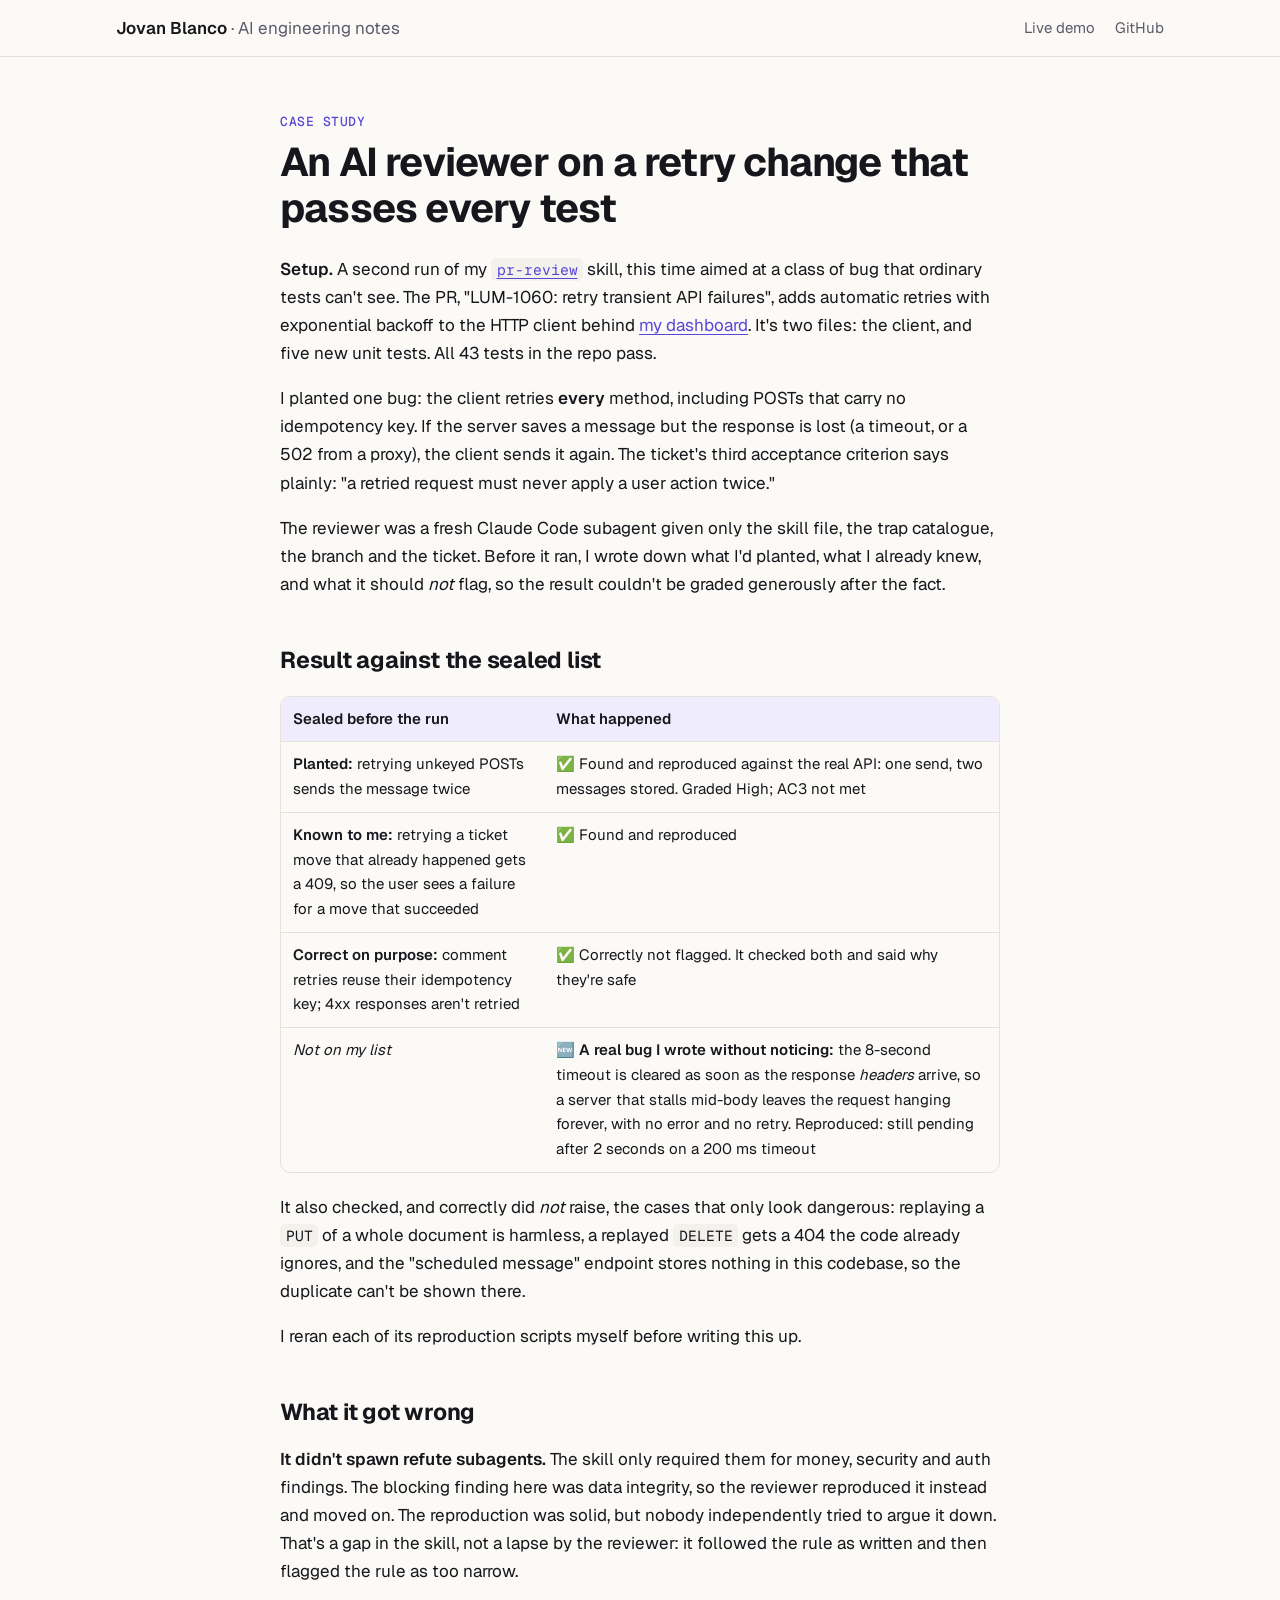
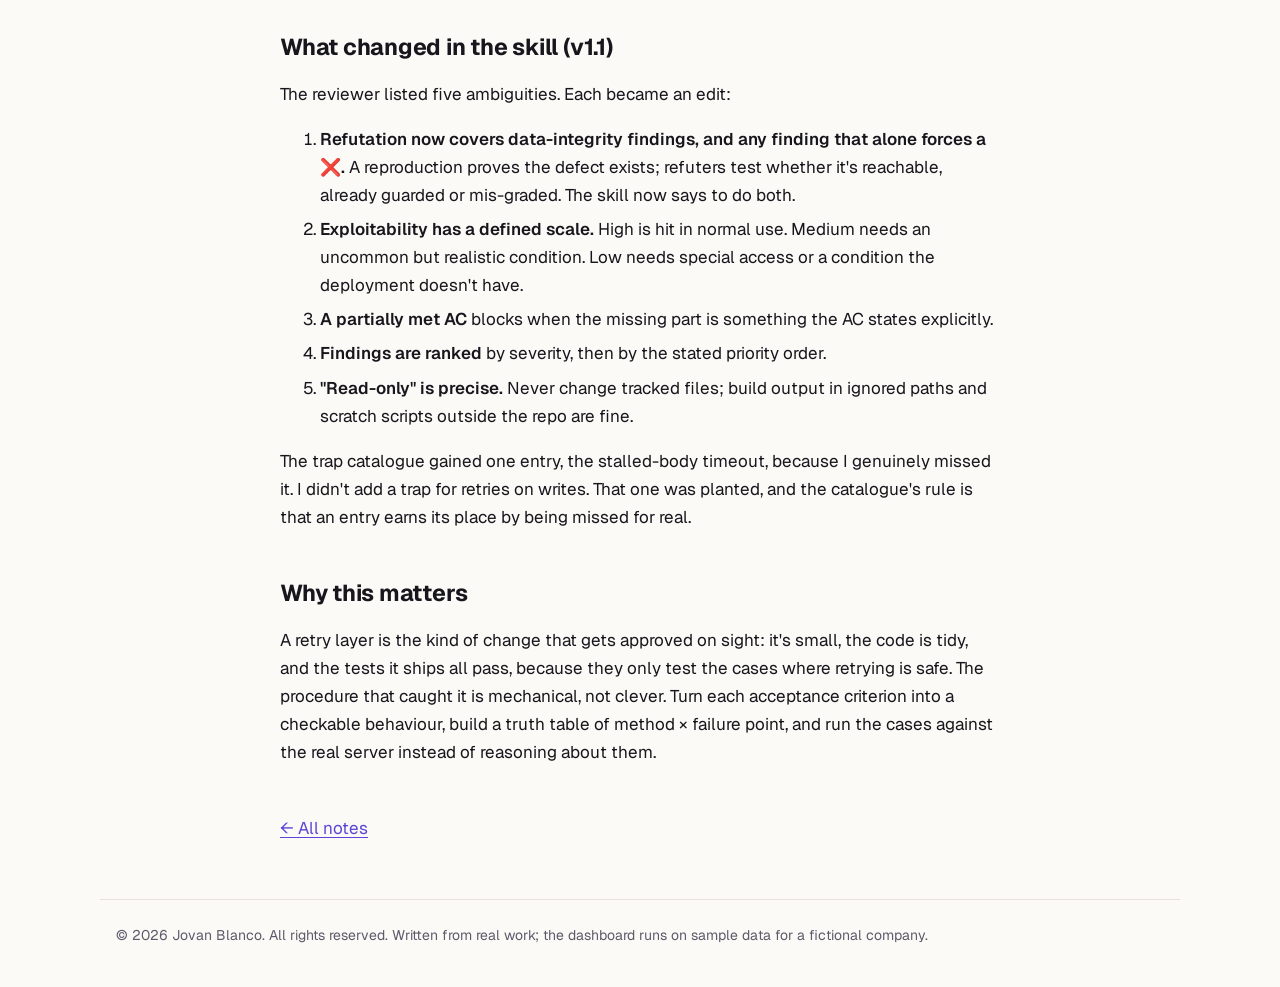
<file: retry-case-study.html>
<!doctype html>
<html lang="en-AU">
<head>
<meta charset="utf-8">
<meta name="viewport" content="width=device-width, initial-scale=1">
<title>An AI reviewer on a retry change that passes every test · Jovan Blanco</title>
<meta name="description" content="A retry change that passes every test. The reviewer found the planted double-post, then a hanging-request bug I'd written without noticing.">
<meta property="og:title" content="An AI reviewer on a retry change that passes every test · Jovan Blanco">
<meta property="og:description" content="A retry change that passes every test. The reviewer found the planted double-post, then a hanging-request bug I'd written without noticing.">
<link rel="icon" href="data:image/svg+xml,%3Csvg xmlns=%27http://www.w3.org/2000/svg%27 viewBox=%270 0 32 32%27%3E%3Crect width=%2732%27 height=%2732%27 rx=%278%27 fill=%27%235B45D6%27/%3E%3Cpath d=%27M10 22l6-12 6 12M12.5 17h7%27 fill=%27none%27 stroke=%27white%27 stroke-width=%273%27 stroke-linecap=%27round%27 stroke-linejoin=%27round%27/%3E%3C/svg%3E">
<link rel="preconnect" href="https://fonts.googleapis.com">
<link rel="preconnect" href="https://fonts.gstatic.com" crossorigin>
<link rel="stylesheet" href="https://fonts.googleapis.com/css2?family=Geist:wght@400;500;600;700&family=Geist+Mono:wght@400;500&display=swap">
<link rel="stylesheet" href="style.css">
</head>
<body>
<header class="bar"><div class="wrap">
  <a class="brand" href="./">Jovan Blanco <span>· AI engineering notes</span></a>
  <nav><a href="https://jovanmb.github.io/my-sticky-dashboard-demo/">Live demo</a><a href="https://github.com/jovanmb">GitHub</a></nav>
</div></header>
<main class="wrap">
<article class="prose"><p class="kicker">Case study</p><h1>An AI reviewer on a retry change that passes every test</h1>
<p><strong>Setup.</strong> A second run of my <a rel="noopener" href="https://github.com/jovanmb/claude-code-pr-review"><code>pr-review</code></a> skill, this time aimed at a class of bug that ordinary tests can&#39;t see. The PR, &quot;LUM-1060: retry transient API failures&quot;, adds automatic retries with exponential backoff to the HTTP client behind <a rel="noopener" href="https://jovanmb.github.io/my-sticky-dashboard-demo/">my dashboard</a>. It&#39;s two files: the client, and five new unit tests. All 43 tests in the repo pass.</p>
<p>I planted one bug: the client retries <strong>every</strong> method, including POSTs that carry no idempotency key. If the server saves a message but the response is lost (a timeout, or a 502 from a proxy), the client sends it again. The ticket&#39;s third acceptance criterion says plainly: &quot;a retried request must never apply a user action twice.&quot;</p>
<p>The reviewer was a fresh Claude Code subagent given only the skill file, the trap catalogue, the branch and the ticket. Before it ran, I wrote down what I&#39;d planted, what I already knew, and what it should <em>not</em> flag, so the result couldn&#39;t be graded generously after the fact.</p>
<h2>Result against the sealed list</h2>
<div class="tbl"><table>
<thead>
<tr>
<th>Sealed before the run</th>
<th>What happened</th>
</tr>
</thead>
<tbody><tr>
<td><strong>Planted:</strong> retrying unkeyed POSTs sends the message twice</td>
<td>✅ Found and reproduced against the real API: one send, two messages stored. Graded High; AC3 not met</td>
</tr>
<tr>
<td><strong>Known to me:</strong> retrying a ticket move that already happened gets a 409, so the user sees a failure for a move that succeeded</td>
<td>✅ Found and reproduced</td>
</tr>
<tr>
<td><strong>Correct on purpose:</strong> comment retries reuse their idempotency key; 4xx responses aren&#39;t retried</td>
<td>✅ Correctly not flagged. It checked both and said why they&#39;re safe</td>
</tr>
<tr>
<td><em>Not on my list</em></td>
<td>🆕 <strong>A real bug I wrote without noticing:</strong> the 8-second timeout is cleared as soon as the response <em>headers</em> arrive, so a server that stalls mid-body leaves the request hanging forever, with no error and no retry. Reproduced: still pending after 2 seconds on a 200 ms timeout</td>
</tr>
</tbody></table></div>
<p>It also checked, and correctly did <em>not</em> raise, the cases that only look dangerous: replaying a <code>PUT</code> of a whole document is harmless, a replayed <code>DELETE</code> gets a 404 the code already ignores, and the &quot;scheduled message&quot; endpoint stores nothing in this codebase, so the duplicate can&#39;t be shown there.</p>
<p>I reran each of its reproduction scripts myself before writing this up.</p>
<h2>What it got wrong</h2>
<p><strong>It didn&#39;t spawn refute subagents.</strong> The skill only required them for money, security and auth findings. The blocking finding here was data integrity, so the reviewer reproduced it instead and moved on. The reproduction was solid, but nobody independently tried to argue it down. That&#39;s a gap in the skill, not a lapse by the reviewer: it followed the rule as written and then flagged the rule as too narrow.</p>
<h2>What changed in the skill (v1.1)</h2>
<p>The reviewer listed five ambiguities. Each became an edit:</p>
<ol>
<li><strong>Refutation now covers data-integrity findings, and any finding that alone forces a ❌.</strong> A reproduction proves the defect exists; refuters test whether it&#39;s reachable, already guarded or mis-graded. The skill now says to do both.</li>
<li><strong>Exploitability has a defined scale.</strong> High is hit in normal use. Medium needs an uncommon but realistic condition. Low needs special access or a condition the deployment doesn&#39;t have.</li>
<li><strong>A partially met AC</strong> blocks when the missing part is something the AC states explicitly.</li>
<li><strong>Findings are ranked</strong> by severity, then by the stated priority order.</li>
<li><strong>&quot;Read-only&quot; is precise.</strong> Never change tracked files; build output in ignored paths and scratch scripts outside the repo are fine.</li>
</ol>
<p>The trap catalogue gained one entry, the stalled-body timeout, because I genuinely missed it. I didn&#39;t add a trap for retries on writes. That one was planted, and the catalogue&#39;s rule is that an entry earns its place by being missed for real.</p>
<h2>Why this matters</h2>
<p>A retry layer is the kind of change that gets approved on sight: it&#39;s small, the code is tidy, and the tests it ships all pass, because they only test the cases where retrying is safe. The procedure that caught it is mechanical, not clever. Turn each acceptance criterion into a checkable behaviour, build a truth table of method × failure point, and run the cases against the real server instead of reasoning about them.</p>
<p class="back"><a href="./">← All notes</a></p></article>
</main>
<footer class="wrap foot">© 2026 Jovan Blanco. All rights reserved. Written from real work; the dashboard runs on sample data for a fictional company.</footer>
</body>
</html>
</file>
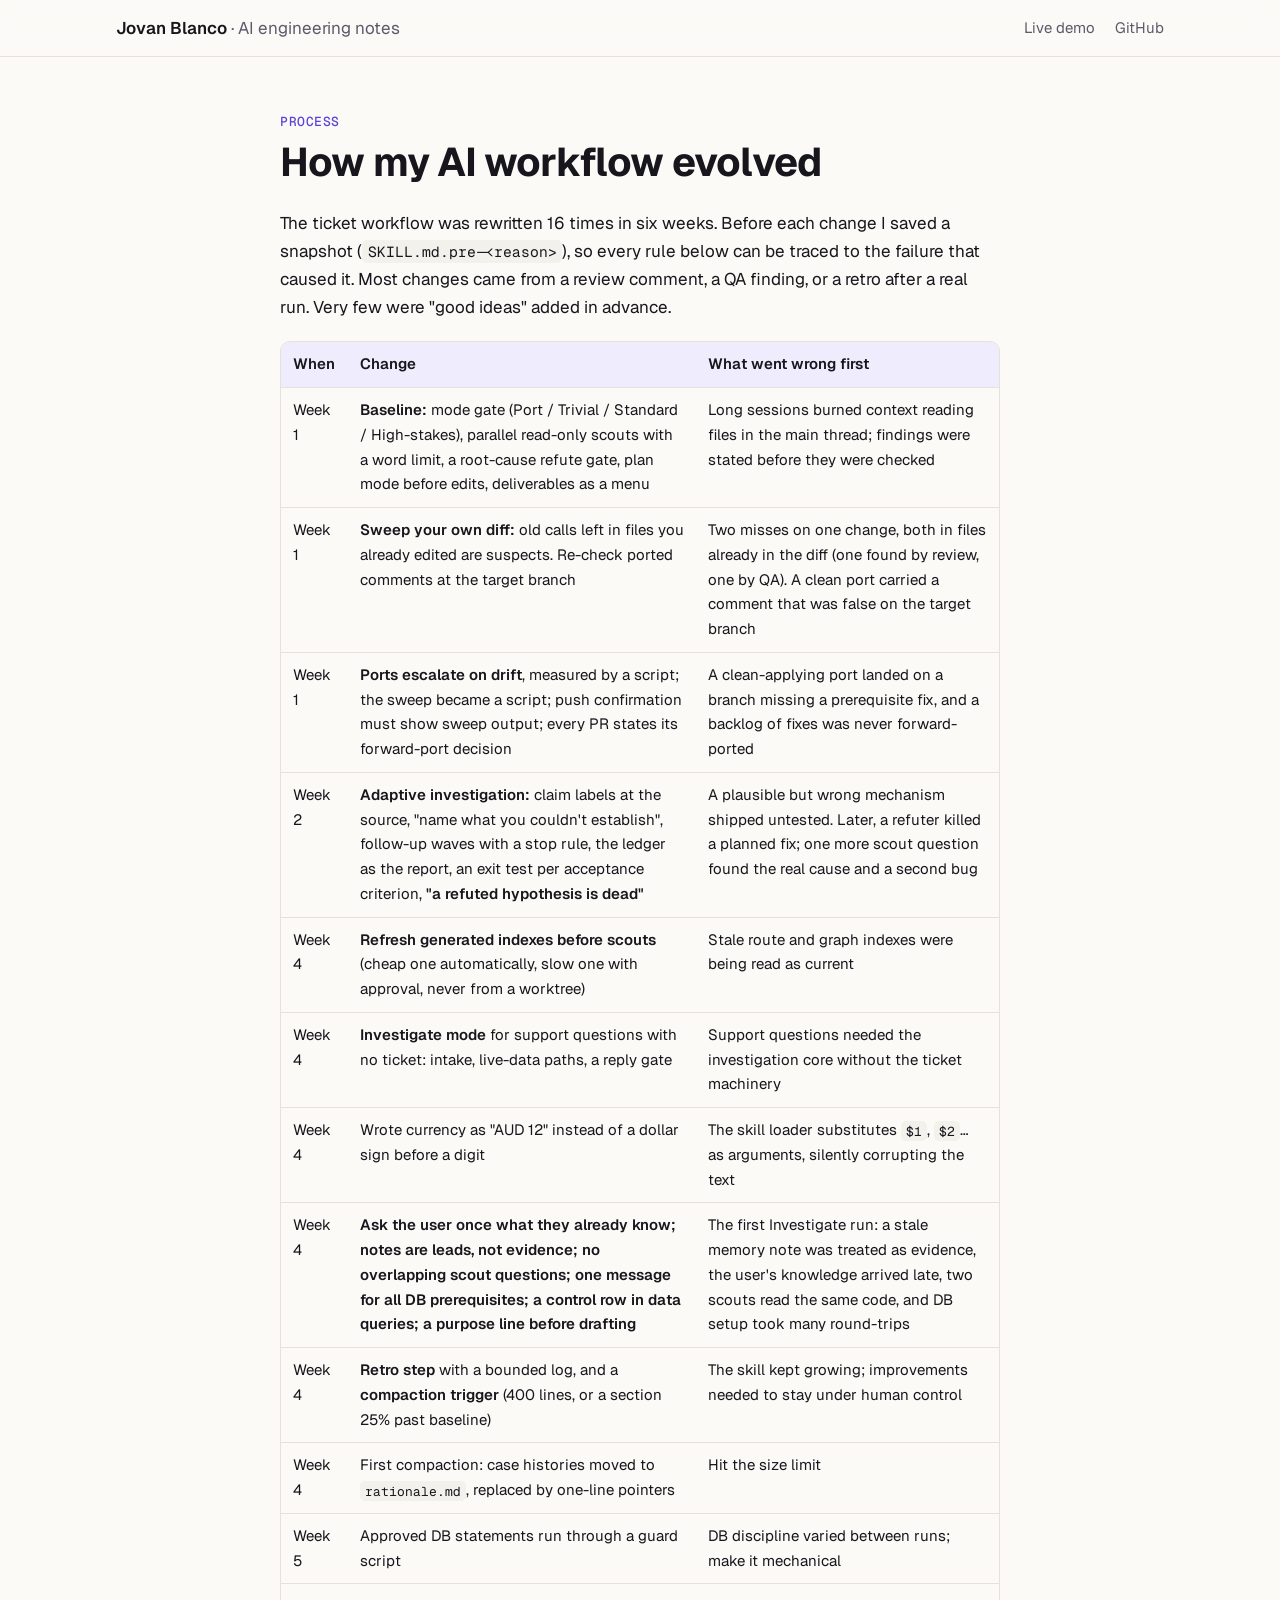
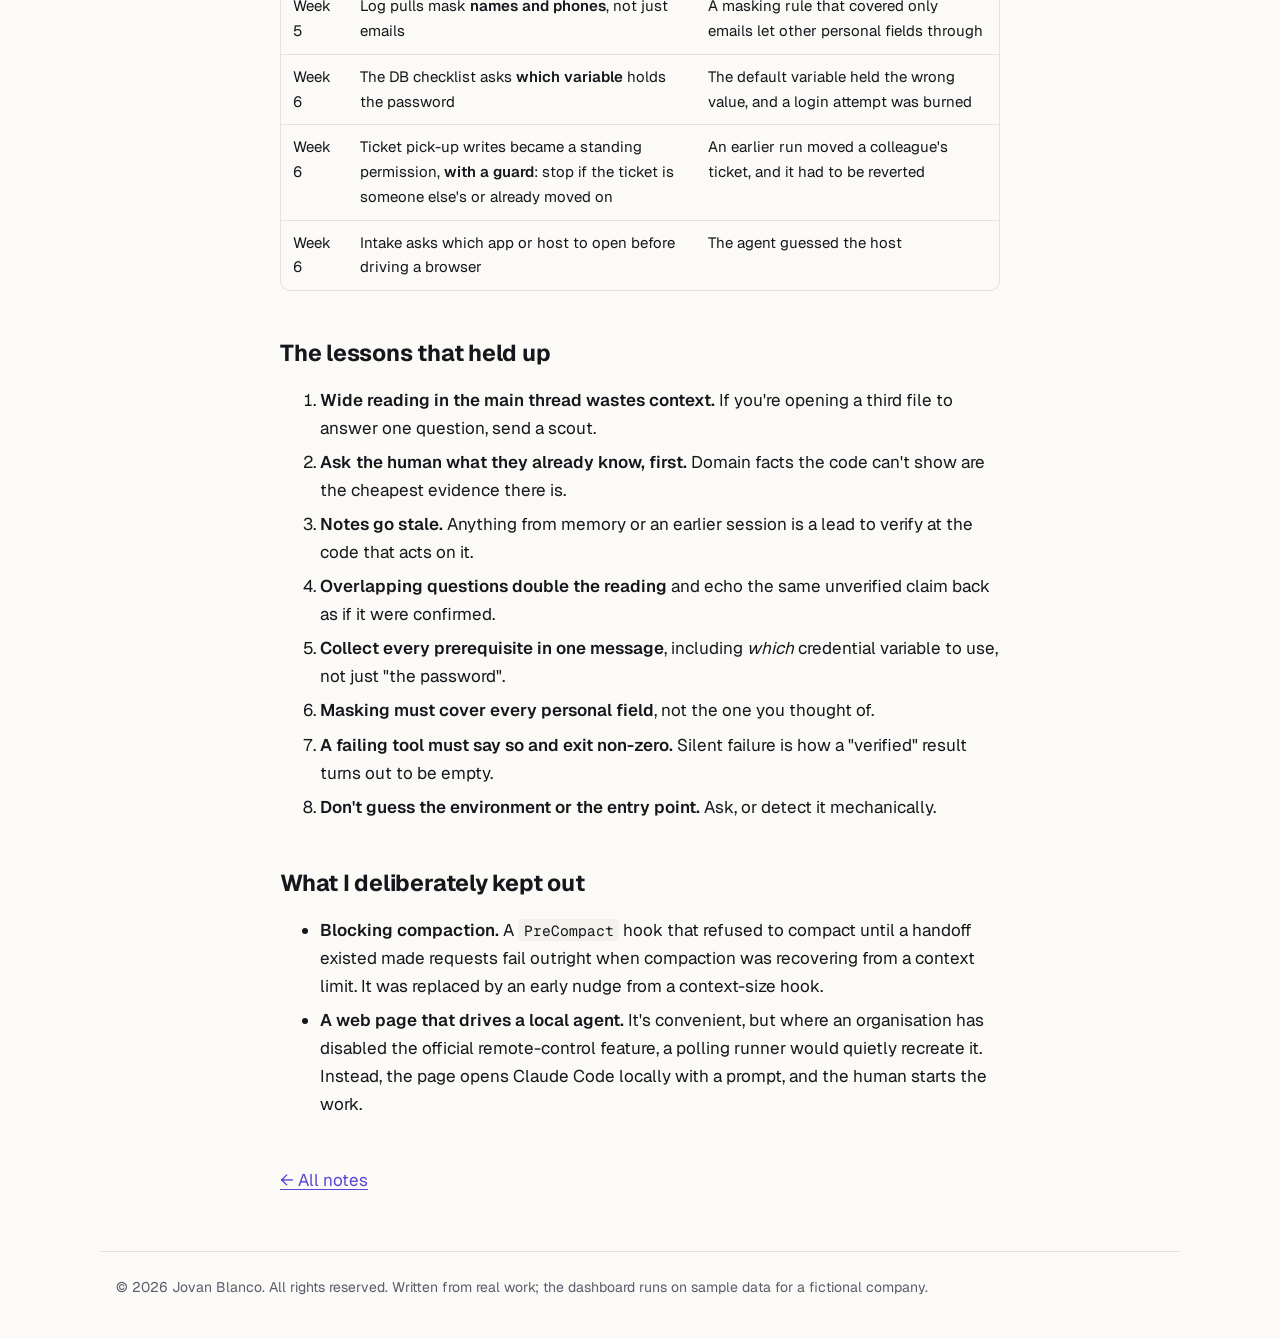
<file: workflow-evolution.html>
<!doctype html>
<html lang="en-AU">
<head>
<meta charset="utf-8">
<meta name="viewport" content="width=device-width, initial-scale=1">
<title>How my AI workflow evolved · Jovan Blanco</title>
<meta name="description" content="Sixteen rewrites of my agent workflow in six weeks, each traced to the failure that caused it, and the eight lessons that held up.">
<meta property="og:title" content="How my AI workflow evolved · Jovan Blanco">
<meta property="og:description" content="Sixteen rewrites of my agent workflow in six weeks, each traced to the failure that caused it, and the eight lessons that held up.">
<link rel="icon" href="data:image/svg+xml,%3Csvg xmlns=%27http://www.w3.org/2000/svg%27 viewBox=%270 0 32 32%27%3E%3Crect width=%2732%27 height=%2732%27 rx=%278%27 fill=%27%235B45D6%27/%3E%3Cpath d=%27M10 22l6-12 6 12M12.5 17h7%27 fill=%27none%27 stroke=%27white%27 stroke-width=%273%27 stroke-linecap=%27round%27 stroke-linejoin=%27round%27/%3E%3C/svg%3E">
<link rel="preconnect" href="https://fonts.googleapis.com">
<link rel="preconnect" href="https://fonts.gstatic.com" crossorigin>
<link rel="stylesheet" href="https://fonts.googleapis.com/css2?family=Geist:wght@400;500;600;700&family=Geist+Mono:wght@400;500&display=swap">
<link rel="stylesheet" href="style.css">
</head>
<body>
<header class="bar"><div class="wrap">
  <a class="brand" href="./">Jovan Blanco <span>· AI engineering notes</span></a>
  <nav><a href="https://jovanmb.github.io/my-sticky-dashboard-demo/">Live demo</a><a href="https://github.com/jovanmb">GitHub</a></nav>
</div></header>
<main class="wrap">
<article class="prose"><p class="kicker">Process</p><h1>How my AI workflow evolved</h1>
<p>The ticket workflow was rewritten 16 times in six weeks. Before each change I saved a snapshot (<code>SKILL.md.pre-&lt;reason&gt;</code>), so every rule below can be traced to the failure that caused it. Most changes came from a review comment, a QA finding, or a retro after a real run. Very few were &quot;good ideas&quot; added in advance.</p>
<div class="tbl"><table>
<thead>
<tr>
<th>When</th>
<th>Change</th>
<th>What went wrong first</th>
</tr>
</thead>
<tbody><tr>
<td>Week 1</td>
<td><strong>Baseline:</strong> mode gate (Port / Trivial / Standard / High-stakes), parallel read-only scouts with a word limit, a root-cause refute gate, plan mode before edits, deliverables as a menu</td>
<td>Long sessions burned context reading files in the main thread; findings were stated before they were checked</td>
</tr>
<tr>
<td>Week 1</td>
<td><strong>Sweep your own diff:</strong> old calls left in files you already edited are suspects. Re-check ported comments at the target branch</td>
<td>Two misses on one change, both in files already in the diff (one found by review, one by QA). A clean port carried a comment that was false on the target branch</td>
</tr>
<tr>
<td>Week 1</td>
<td><strong>Ports escalate on drift</strong>, measured by a script; the sweep became a script; push confirmation must show sweep output; every PR states its forward-port decision</td>
<td>A clean-applying port landed on a branch missing a prerequisite fix, and a backlog of fixes was never forward-ported</td>
</tr>
<tr>
<td>Week 2</td>
<td><strong>Adaptive investigation:</strong> claim labels at the source, &quot;name what you couldn&#39;t establish&quot;, follow-up waves with a stop rule, the ledger as the report, an exit test per acceptance criterion, <strong>&quot;a refuted hypothesis is dead&quot;</strong></td>
<td>A plausible but wrong mechanism shipped untested. Later, a refuter killed a planned fix; one more scout question found the real cause and a second bug</td>
</tr>
<tr>
<td>Week 4</td>
<td><strong>Refresh generated indexes before scouts</strong> (cheap one automatically, slow one with approval, never from a worktree)</td>
<td>Stale route and graph indexes were being read as current</td>
</tr>
<tr>
<td>Week 4</td>
<td><strong>Investigate mode</strong> for support questions with no ticket: intake, live-data paths, a reply gate</td>
<td>Support questions needed the investigation core without the ticket machinery</td>
</tr>
<tr>
<td>Week 4</td>
<td>Wrote currency as &quot;AUD 12&quot; instead of a dollar sign before a digit</td>
<td>The skill loader substitutes <code>$1</code>, <code>$2</code>… as arguments, silently corrupting the text</td>
</tr>
<tr>
<td>Week 4</td>
<td><strong>Ask the user once what they already know; notes are leads, not evidence; no overlapping scout questions; one message for all DB prerequisites; a control row in data queries; a purpose line before drafting</strong></td>
<td>The first Investigate run: a stale memory note was treated as evidence, the user&#39;s knowledge arrived late, two scouts read the same code, and DB setup took many round-trips</td>
</tr>
<tr>
<td>Week 4</td>
<td><strong>Retro step</strong> with a bounded log, and a <strong>compaction trigger</strong> (400 lines, or a section 25% past baseline)</td>
<td>The skill kept growing; improvements needed to stay under human control</td>
</tr>
<tr>
<td>Week 4</td>
<td>First compaction: case histories moved to <code>rationale.md</code>, replaced by one-line pointers</td>
<td>Hit the size limit</td>
</tr>
<tr>
<td>Week 5</td>
<td>Approved DB statements run through a guard script</td>
<td>DB discipline varied between runs; make it mechanical</td>
</tr>
<tr>
<td>Week 5</td>
<td>Log pulls mask <strong>names and phones</strong>, not just emails</td>
<td>A masking rule that covered only emails let other personal fields through</td>
</tr>
<tr>
<td>Week 6</td>
<td>The DB checklist asks <strong>which variable</strong> holds the password</td>
<td>The default variable held the wrong value, and a login attempt was burned</td>
</tr>
<tr>
<td>Week 6</td>
<td>Ticket pick-up writes became a standing permission, <strong>with a guard</strong>: stop if the ticket is someone else&#39;s or already moved on</td>
<td>An earlier run moved a colleague&#39;s ticket, and it had to be reverted</td>
</tr>
<tr>
<td>Week 6</td>
<td>Intake asks which app or host to open before driving a browser</td>
<td>The agent guessed the host</td>
</tr>
</tbody></table></div>
<h2>The lessons that held up</h2>
<ol>
<li><strong>Wide reading in the main thread wastes context.</strong> If you&#39;re opening a third file to answer one question, send a scout.</li>
<li><strong>Ask the human what they already know, first.</strong> Domain facts the code can&#39;t show are the cheapest evidence there is.</li>
<li><strong>Notes go stale.</strong> Anything from memory or an earlier session is a lead to verify at the code that acts on it.</li>
<li><strong>Overlapping questions double the reading</strong> and echo the same unverified claim back as if it were confirmed.</li>
<li><strong>Collect every prerequisite in one message</strong>, including <em>which</em> credential variable to use, not just &quot;the password&quot;.</li>
<li><strong>Masking must cover every personal field</strong>, not the one you thought of.</li>
<li><strong>A failing tool must say so and exit non-zero.</strong> Silent failure is how a &quot;verified&quot; result turns out to be empty.</li>
<li><strong>Don&#39;t guess the environment or the entry point.</strong> Ask, or detect it mechanically.</li>
</ol>
<h2>What I deliberately kept out</h2>
<ul>
<li><strong>Blocking compaction.</strong> A <code>PreCompact</code> hook that refused to compact until a handoff existed made requests fail outright when compaction was recovering from a context limit. It was replaced by an early nudge from a context-size hook.</li>
<li><strong>A web page that drives a local agent.</strong> It&#39;s convenient, but where an organisation has disabled the official remote-control feature, a polling runner would quietly recreate it. Instead, the page opens Claude Code locally with a prompt, and the human starts the work.</li>
</ul>
<p class="back"><a href="./">← All notes</a></p></article>
</main>
<footer class="wrap foot">© 2026 Jovan Blanco. All rights reserved. Written from real work; the dashboard runs on sample data for a fictional company.</footer>
</body>
</html>
</file>
<file: style.css>
:root {
  --bg: #fbfaf7; --surface: #ffffff; --ink: #17161c; --muted: #5d5a6a; --line: #e6e2da;
  --accent: #5b45d6; --accent-soft: #efecfd; --code-bg: #f3f1ec;
  --shadow: 0 1px 2px rgba(20, 16, 40, .05), 0 8px 24px rgba(20, 16, 40, .06);
}
@media (prefers-color-scheme: dark) {
  :root:not([data-theme="light"]) {
    --bg: #0b0b12; --surface: #13131d; --ink: #ecebf3; --muted: #a29fb4; --line: #262535;
    --accent: #a596ff; --accent-soft: #211d3d; --code-bg: #1b1a27;
    --shadow: 0 1px 2px rgba(0, 0, 0, .4), 0 8px 24px rgba(0, 0, 0, .35);
  }
}
:root[data-theme="dark"] {
  --bg: #0b0b12; --surface: #13131d; --ink: #ecebf3; --muted: #a29fb4; --line: #262535;
  --accent: #a596ff; --accent-soft: #211d3d; --code-bg: #1b1a27;
}

* { box-sizing: border-box; }
html { -webkit-text-size-adjust: 100%; }
body { margin: 0; background: var(--bg); color: var(--ink); font: 17px/1.65 Geist, system-ui, -apple-system, "Segoe UI", sans-serif; }
a { color: var(--accent); text-underline-offset: 3px; }
.wrap { max-width: 1080px; margin: 0 auto; padding: 0 16px; }
img { max-width: 100%; height: auto; display: block; }

.bar { border-bottom: 1px solid var(--line); background: color-mix(in srgb, var(--bg) 88%, transparent); backdrop-filter: blur(8px); position: sticky; top: 0; z-index: 2; }
.bar .wrap { display: flex; align-items: center; justify-content: space-between; gap: 16px; height: 56px; }
.brand { color: var(--ink); text-decoration: none; font-weight: 600; white-space: nowrap; overflow: hidden; text-overflow: ellipsis; }
.brand span { color: var(--muted); font-weight: 400; }
nav { display: flex; gap: 20px; flex-shrink: 0; }
nav a { color: var(--muted); text-decoration: none; font-size: 15px; }
nav a:hover { color: var(--ink); }

.kicker { margin: 0 0 8px; color: var(--accent); font: 500 13px/1.4 "Geist Mono", ui-monospace, monospace; letter-spacing: .04em; text-transform: uppercase; }

.hero { padding: 72px 0 40px; max-width: 760px; }
.hero h1 { font-size: clamp(30px, 5vw, 46px); line-height: 1.12; letter-spacing: -.02em; margin: 0 0 20px; }
.lede { font-size: 19px; color: var(--muted); margin: 0; }

.cards { display: grid; grid-template-columns: repeat(auto-fit, minmax(280px, 1fr)); gap: 16px; padding-bottom: 56px; }
.card { display: flex; flex-direction: column; background: var(--surface); border: 1px solid var(--line); border-radius: 14px; padding: 22px; color: inherit; text-decoration: none; box-shadow: var(--shadow); transition: transform .15s, border-color .15s; }
.card:hover { transform: translateY(-2px); border-color: var(--accent); }
.card h3 { margin: 0 0 8px; font-size: 20px; line-height: 1.3; letter-spacing: -.01em; }
.card p { margin: 0 0 16px; color: var(--muted); font-size: 15.5px; flex: 1; }
.card .more { color: var(--accent); font-weight: 500; font-size: 15px; }

.demo { display: grid; grid-template-columns: minmax(0, 5fr) minmax(0, 7fr); gap: 32px; align-items: center; border-top: 1px solid var(--line); padding: 56px 0 64px; }
.demo h2 { margin: 0 0 12px; font-size: 28px; letter-spacing: -.01em; }
.demo p { color: var(--muted); }
.shot img { border-radius: 12px; border: 1px solid var(--line); box-shadow: var(--shadow); }
.btn { display: inline-block; background: var(--accent); color: var(--bg); padding: 10px 18px; border-radius: 10px; text-decoration: none; font-weight: 600; }
.note { font-size: 14px; }
@media (max-width: 820px) { .demo { grid-template-columns: 1fr; } .hero { padding-top: 48px; } nav { gap: 14px; } .brand span { display: none; } }

.prose { max-width: 720px; margin: 0 auto; padding: 56px 0 40px; }
.prose h1 { font-size: clamp(28px, 4.5vw, 40px); line-height: 1.15; letter-spacing: -.02em; margin: 0 0 24px; }
.prose h2 { font-size: 23px; line-height: 1.3; margin: 48px 0 12px; letter-spacing: -.01em; }
.prose h3 { font-size: 19px; margin: 32px 0 8px; }
.prose hr { border: 0; border-top: 1px solid var(--line); margin: 40px 0; }
.prose code { font: 0.86em "Geist Mono", ui-monospace, monospace; background: var(--code-bg); padding: .12em .38em; border-radius: 5px; overflow-wrap: anywhere; }
.prose pre { background: var(--code-bg); padding: 16px; border-radius: 10px; overflow-x: auto; }
.prose pre code { padding: 0; background: none; }
.prose li { margin: 6px 0; }
.prose strong { font-weight: 600; }
.tbl { overflow-x: auto; margin: 20px 0; border: 1px solid var(--line); border-radius: 10px; }
.prose table { border-collapse: collapse; width: 100%; font-size: 15px; }
.prose th, .prose td { text-align: left; vertical-align: top; padding: 10px 12px; border-bottom: 1px solid var(--line); }
.prose th { background: var(--accent-soft); font-weight: 600; }
.prose tr:last-child td { border-bottom: 0; }
.back { margin-top: 48px; }

.foot { color: var(--muted); font-size: 14px; padding-top: 24px; padding-bottom: 40px; border-top: 1px solid var(--line); }
</file>
